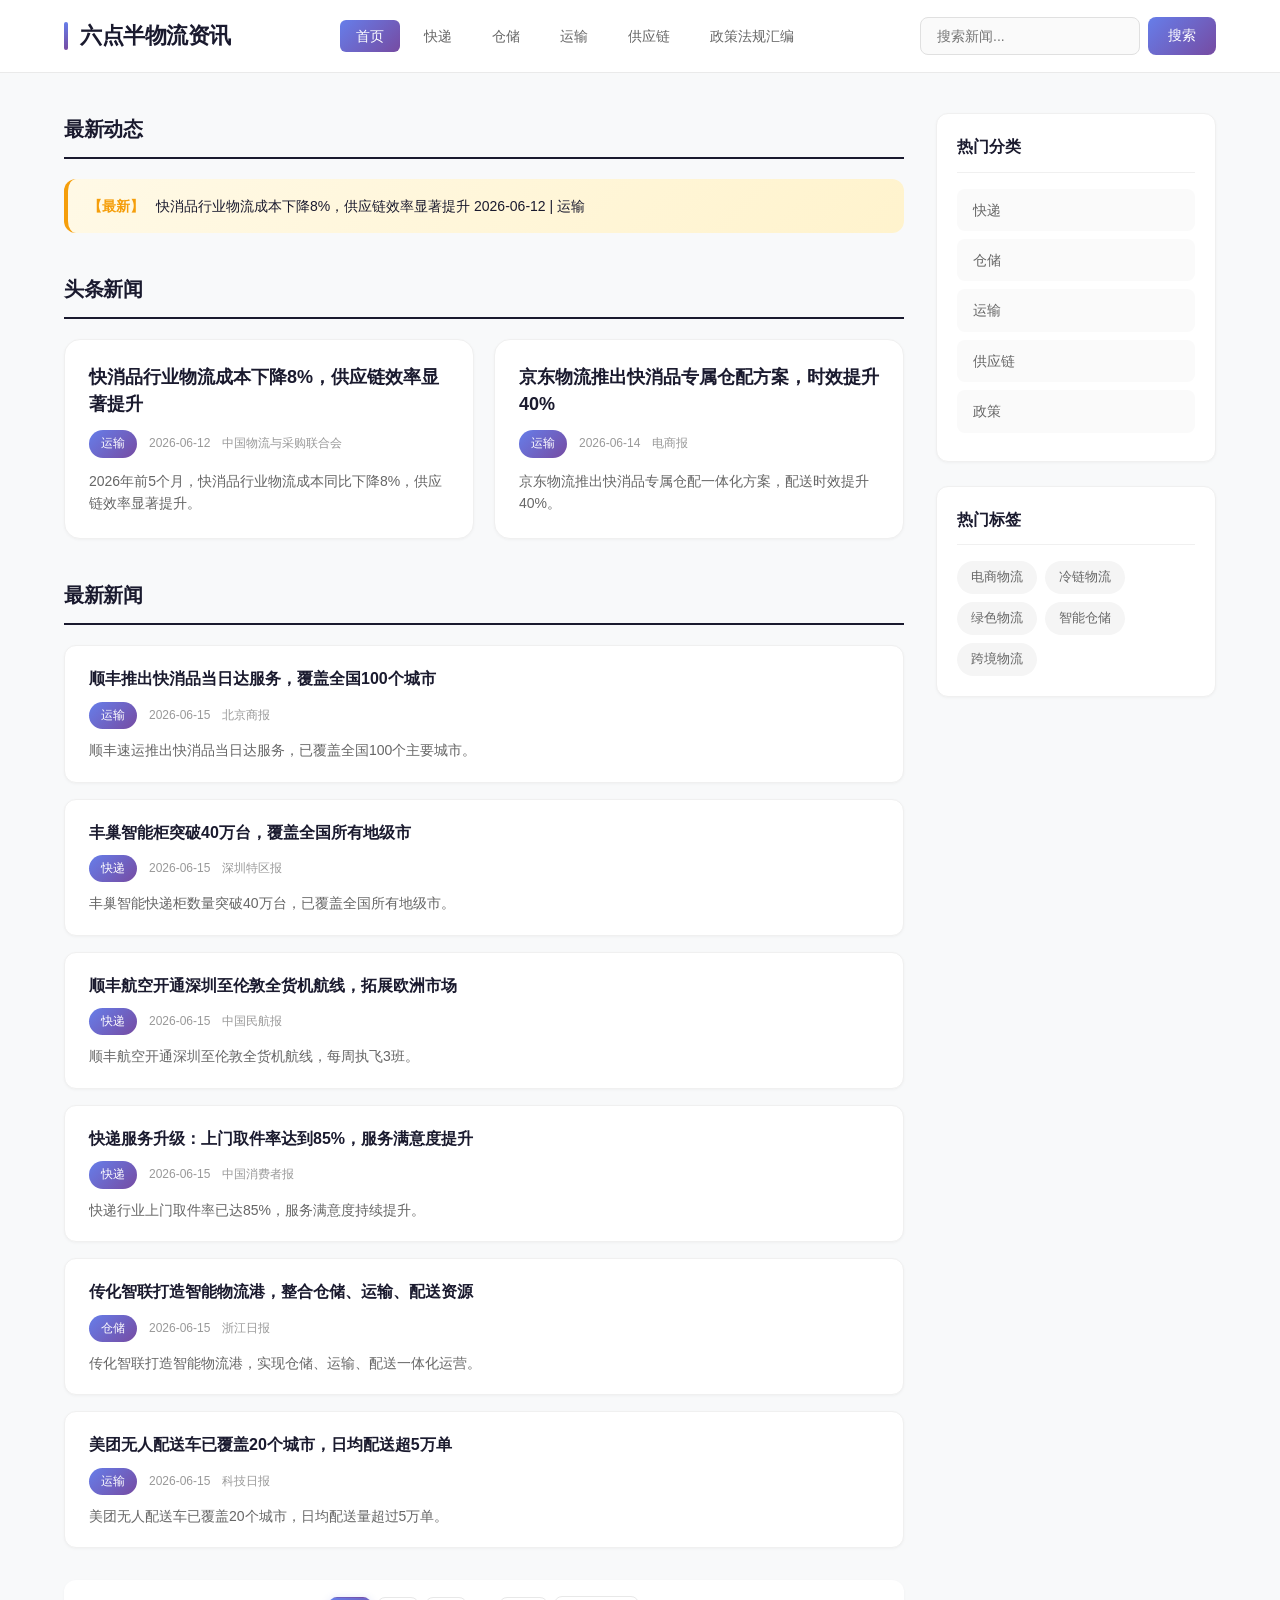
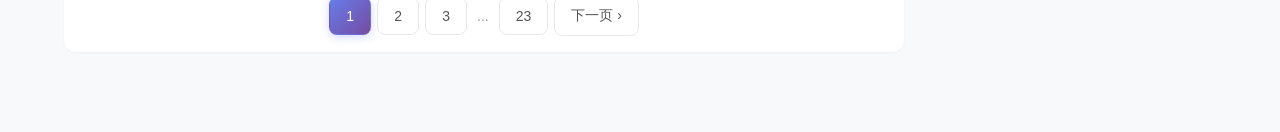
<file: index.html>
<!DOCTYPE html>
<html lang="zh-CN">
<head>
    <meta charset="UTF-8">
    <meta name="viewport" content="width=device-width, initial-scale=1.0">
    <meta name="description" content="国内物流行业最新新闻资讯，涵盖快递、仓储、运输、供应链等领域">
    <meta name="keywords" content="物流新闻,快递,仓储,运输,供应链,国内物流">
    <title>六点半物流资讯 - 物流行业资讯门户</title>
    <link rel="stylesheet" href="css/style.css">
</head>
<body>
    <header class="header">
        <div class="container">
            <div class="logo">
                <h1>六点半物流资讯</h1>
                
            </div>
            <nav class="nav">
                <ul>
                    <li><a href="index.html" class="active">首页</a></li>
                    <li><a href="category.html?cat=快递">快递</a></li>
                    <li><a href="category.html?cat=仓储">仓储</a></li>
                    <li><a href="category.html?cat=运输">运输</a></li>
                    <li><a href="category.html?cat=供应链">供应链</a></li>
                    <li><a href="policy.html">政策法规汇编</a></li>
                </ul>
            </nav>
            <div class="search-box">
                <input type="text" id="searchInput" placeholder="搜索新闻...">
                <button id="searchBtn">搜索</button>
            </div>
        </div>
    </header>

    <main class="main">
        <div class="container home-container">
            <div class="home-main">
                <section class="breaking-news">
                    <h2>最新动态</h2>
                    <div id="breakingNews" class="breaking-content">
                        <!-- 动态加载 -->
                    </div>
                </section>

                <section class="featured-news">
                    <h2>头条新闻</h2>
                    <div id="featuredNews" class="featured-grid">
                        <!-- 动态加载 -->
                    </div>
                </section>

                <section class="latest-news">
                    <h2>最新新闻</h2>
                    <div id="latestNews" class="news-list">
                        <!-- 动态加载 -->
                    </div>
                    <div class="pagination" id="pagination">
                        <!-- 分页控件 -->
                    </div>
                </section>
            </div>

            <aside class="sidebar">
                <div class="sidebar-section">
                    <h3>热门分类</h3>
                    <ul class="category-list">
                        <li><a href="category.html?cat=快递">快递</a></li>
                        <li><a href="category.html?cat=仓储">仓储</a></li>
                        <li><a href="category.html?cat=运输">运输</a></li>
                        <li><a href="category.html?cat=供应链">供应链</a></li>
                        <li><a href="category.html?cat=政策">政策</a></li>
                    </ul>
                </div>
                <div class="sidebar-section">
                    <h3>热门标签</h3>
                    <div class="tag-cloud">
                        <a href="category.html?tag=电商物流" class="tag">电商物流</a>
                        <a href="category.html?tag=冷链物流" class="tag">冷链物流</a>
                        <a href="category.html?tag=绿色物流" class="tag">绿色物流</a>
                        <a href="category.html?tag=智能仓储" class="tag">智能仓储</a>
                        <a href="category.html?tag=跨境物流" class="tag">跨境物流</a>
                    </div>
                </div>
            </aside>
        </div>
    </main>



    <script src="js/articles.js"></script>
    <script src="js/main.js"></script>
</body>
</html>
</file>
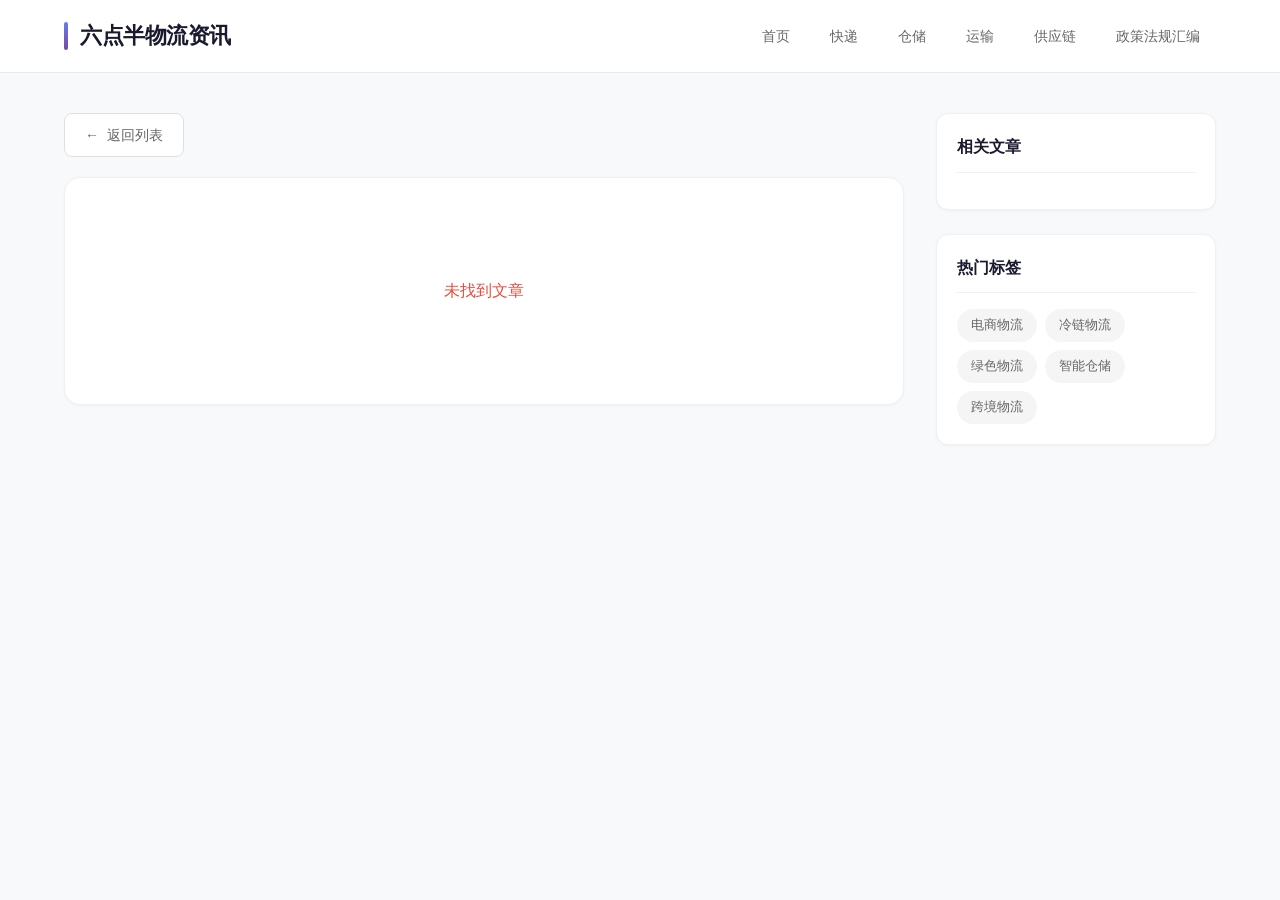
<file: article.html>
<!DOCTYPE html>
<html lang="zh-CN">
<head>
    <meta charset="UTF-8">
    <meta name="viewport" content="width=device-width, initial-scale=1.0">
    <meta name="description" content="文章详情页面">
    <title>文章详情 - 六点半物流资讯</title>
    <link rel="stylesheet" href="css/style.css">
</head>
<body>
    <header class="header">
        <div class="container">
            <div class="logo">
                <h1><a href="index.html">六点半物流资讯</a></h1>
                
            </div>
            <nav class="nav">
                <ul>
                    <li><a href="index.html">首页</a></li>
                    <li><a href="category.html?cat=快递">快递</a></li>
                    <li><a href="category.html?cat=仓储">仓储</a></li>
                    <li><a href="category.html?cat=运输">运输</a></li>
                    <li><a href="category.html?cat=供应链">供应链</a></li>
                    <li><a href="policy.html">政策法规汇编</a></li>
                </ul>
            </nav>
        </div>
    </header>

    <main class="main">
        <div class="container article-container">
            <div class="article-main">
                <a href="javascript:history.back()" class="back-to-list">返回列表</a>
                <article class="article-detail" id="articleDetail">
                    <!-- 动态加载文章内容 -->
                    <div class="loading">加载中...</div>
                </article>
            </div>

            <aside class="sidebar">
                <div class="sidebar-section">
                    <h3>相关文章</h3>
                    <div id="relatedArticles" class="related-list">
                        <!-- 动态加载相关文章 -->
                    </div>
                </div>
                <div class="sidebar-section">
                    <h3>热门标签</h3>
                    <div class="tag-cloud">
                        <a href="category.html?tag=电商物流" class="tag">电商物流</a>
                        <a href="category.html?tag=冷链物流" class="tag">冷链物流</a>
                        <a href="category.html?tag=绿色物流" class="tag">绿色物流</a>
                        <a href="category.html?tag=智能仓储" class="tag">智能仓储</a>
                        <a href="category.html?tag=跨境物流" class="tag">跨境物流</a>
                    </div>
                </div>
            </aside>
        </div>
    </main>



    <script src="js/articles.js"></script>
    <script src="js/main.js"></script>
    <script>
        // 获取URL参数中的文章ID
        const urlParams = new URLSearchParams(window.location.search);
        const articleId = urlParams.get('id');
        
        if (articleId) {
            loadArticleDetail(articleId);
            loadRelatedArticles(articleId);
        } else {
            document.getElementById('articleDetail').innerHTML = '<div class="error">未找到文章</div>';
        }
    </script>
</body>
</html>
</file>
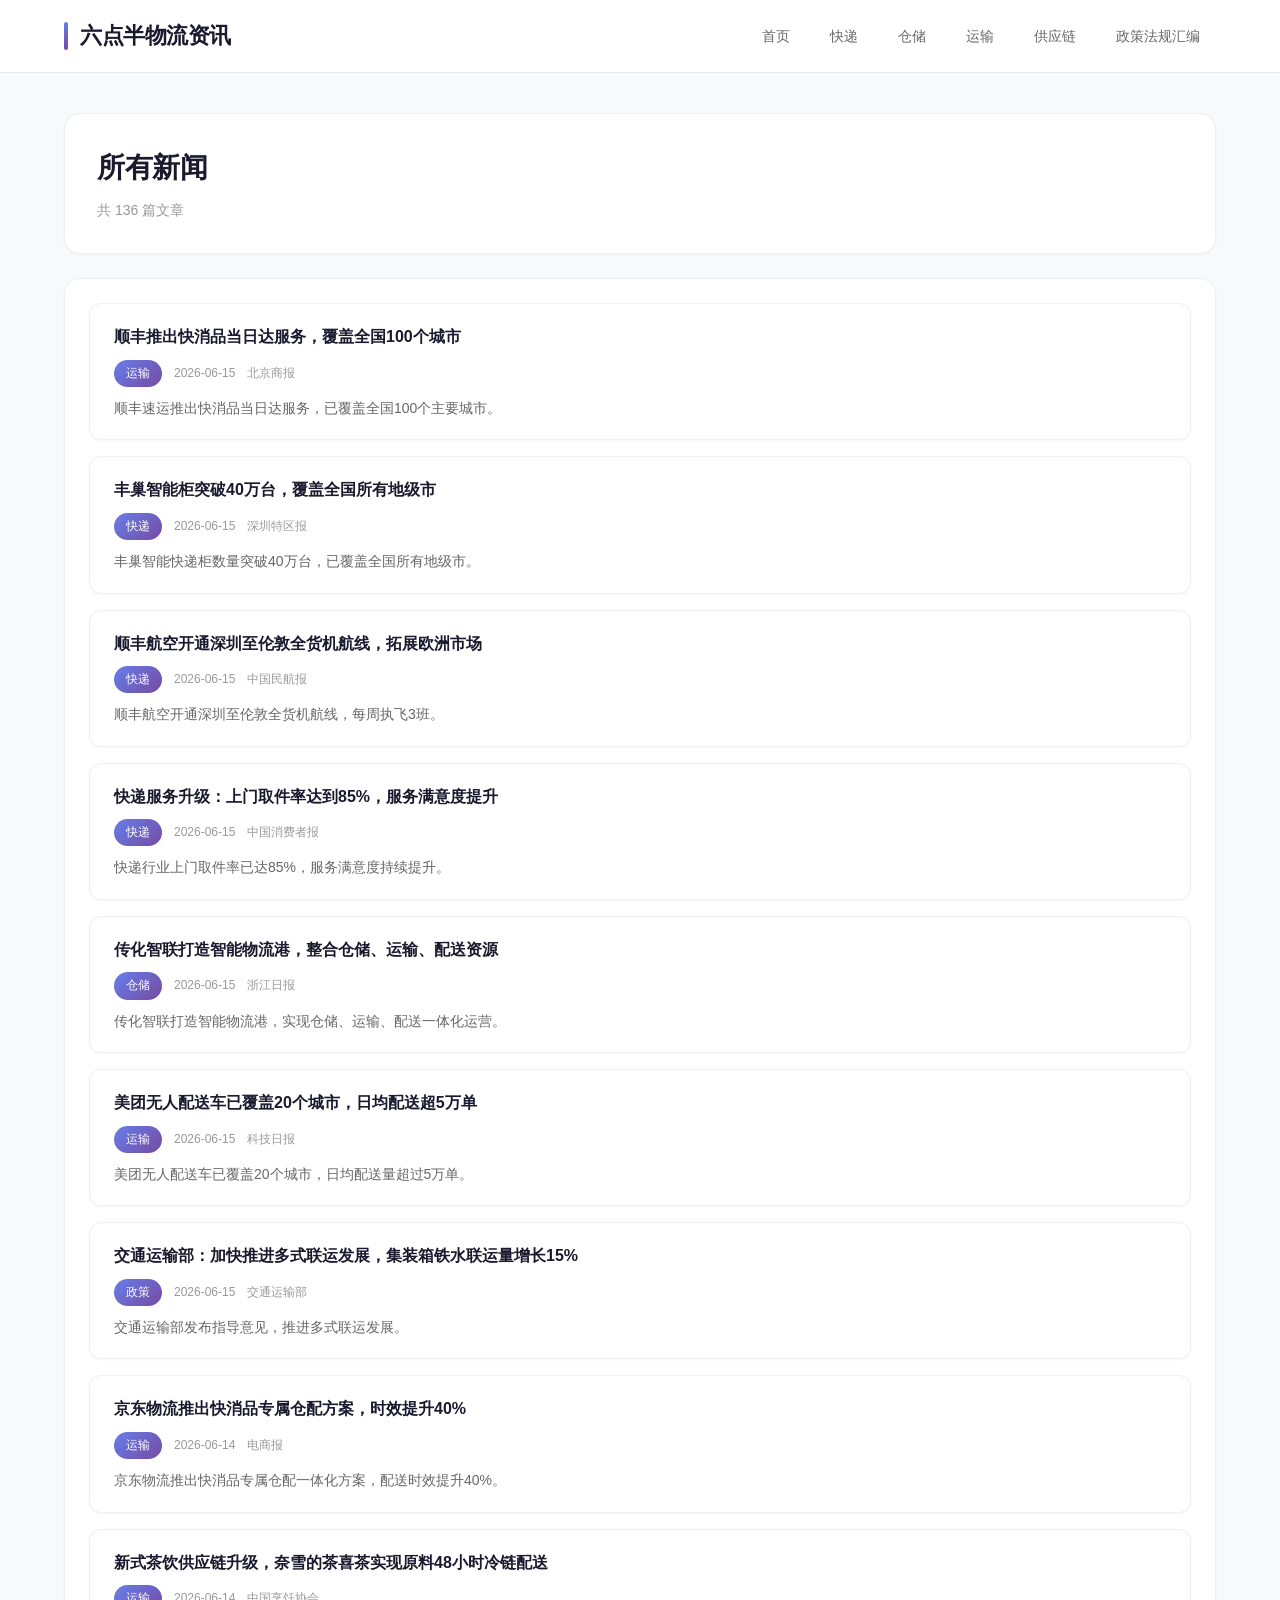
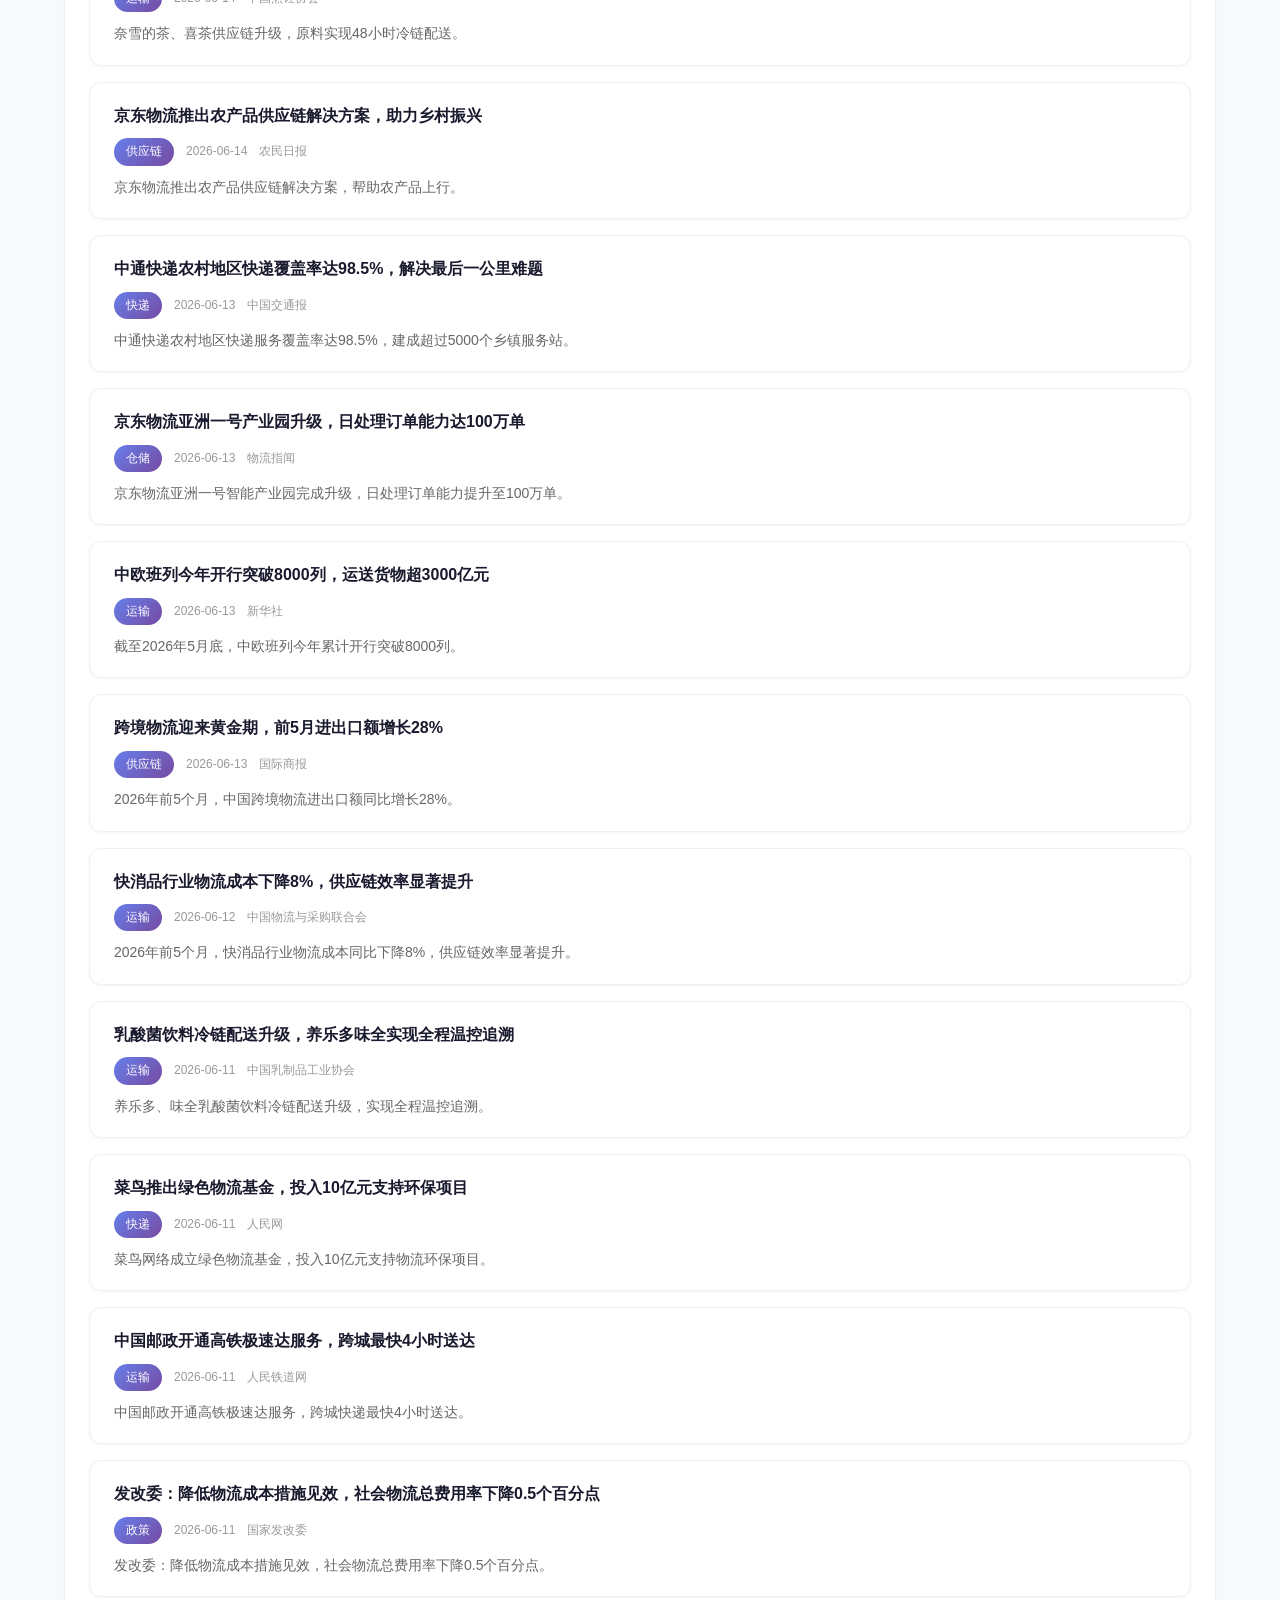
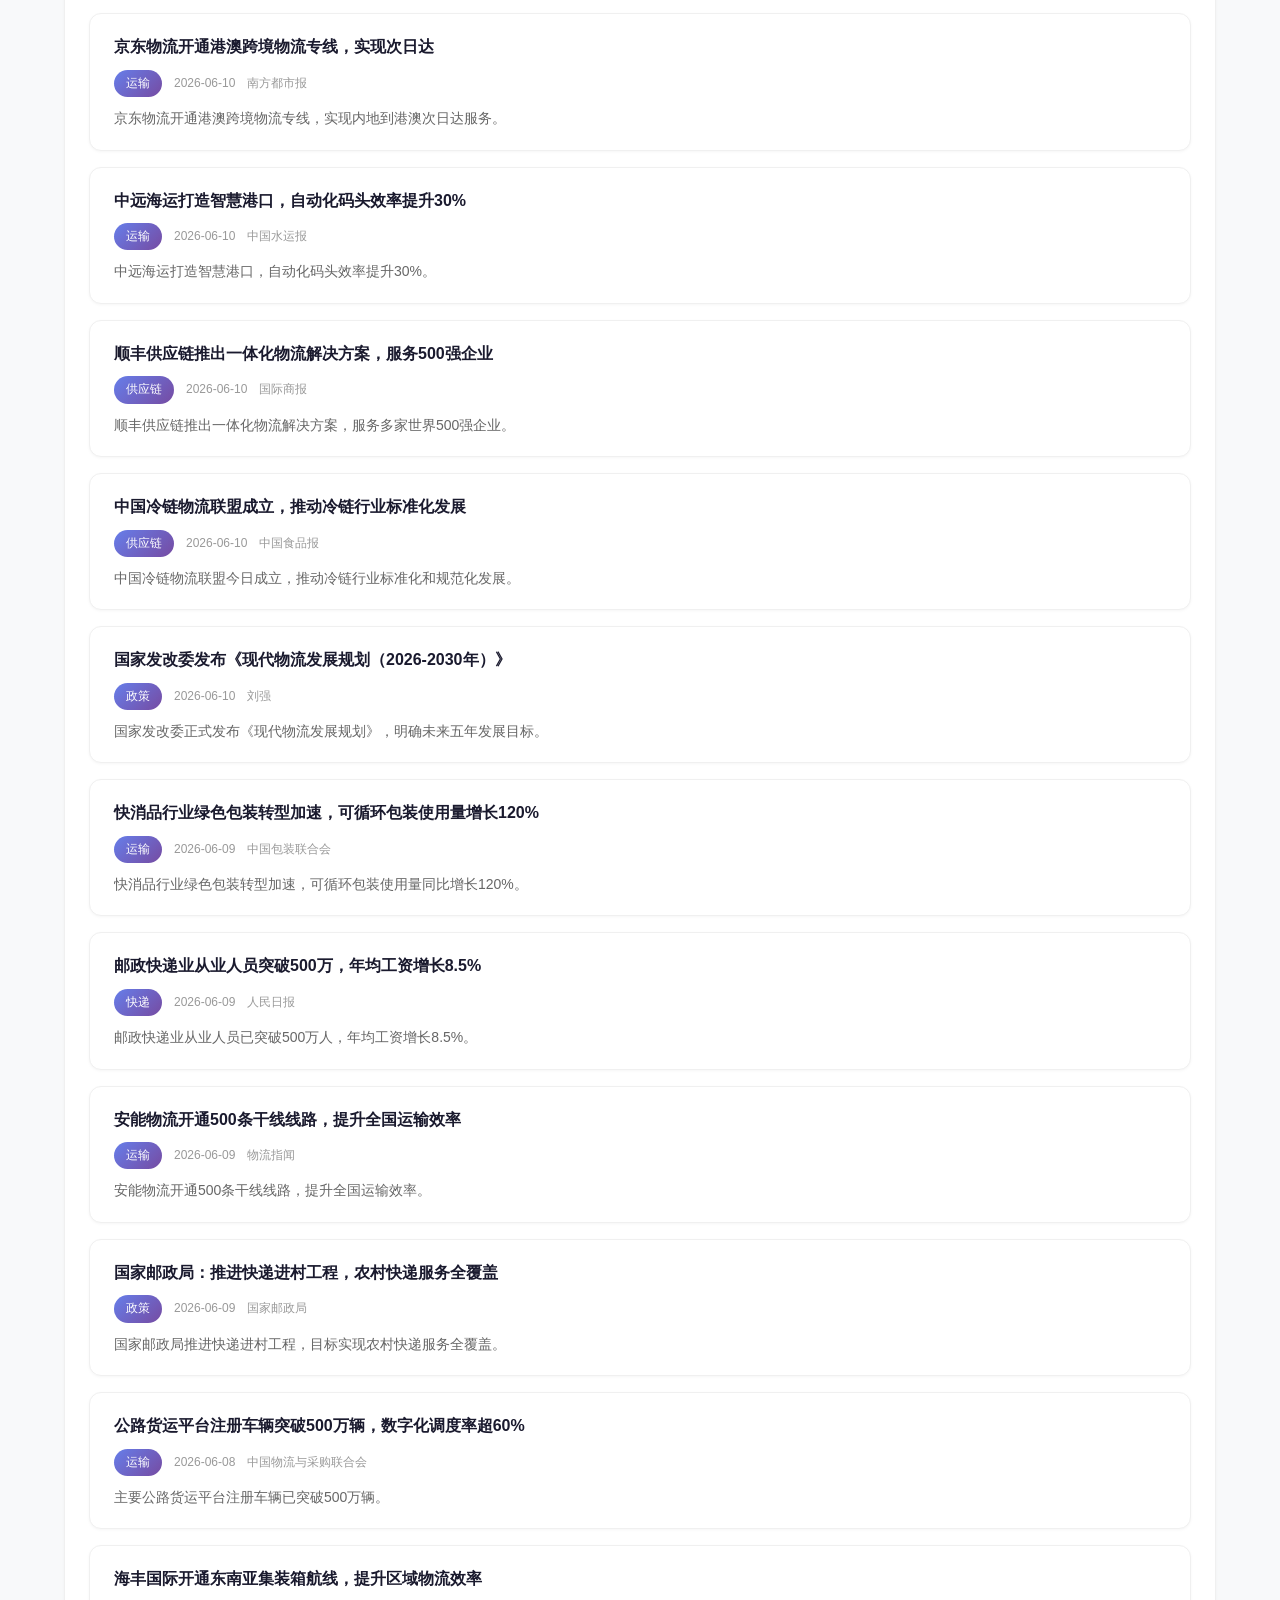
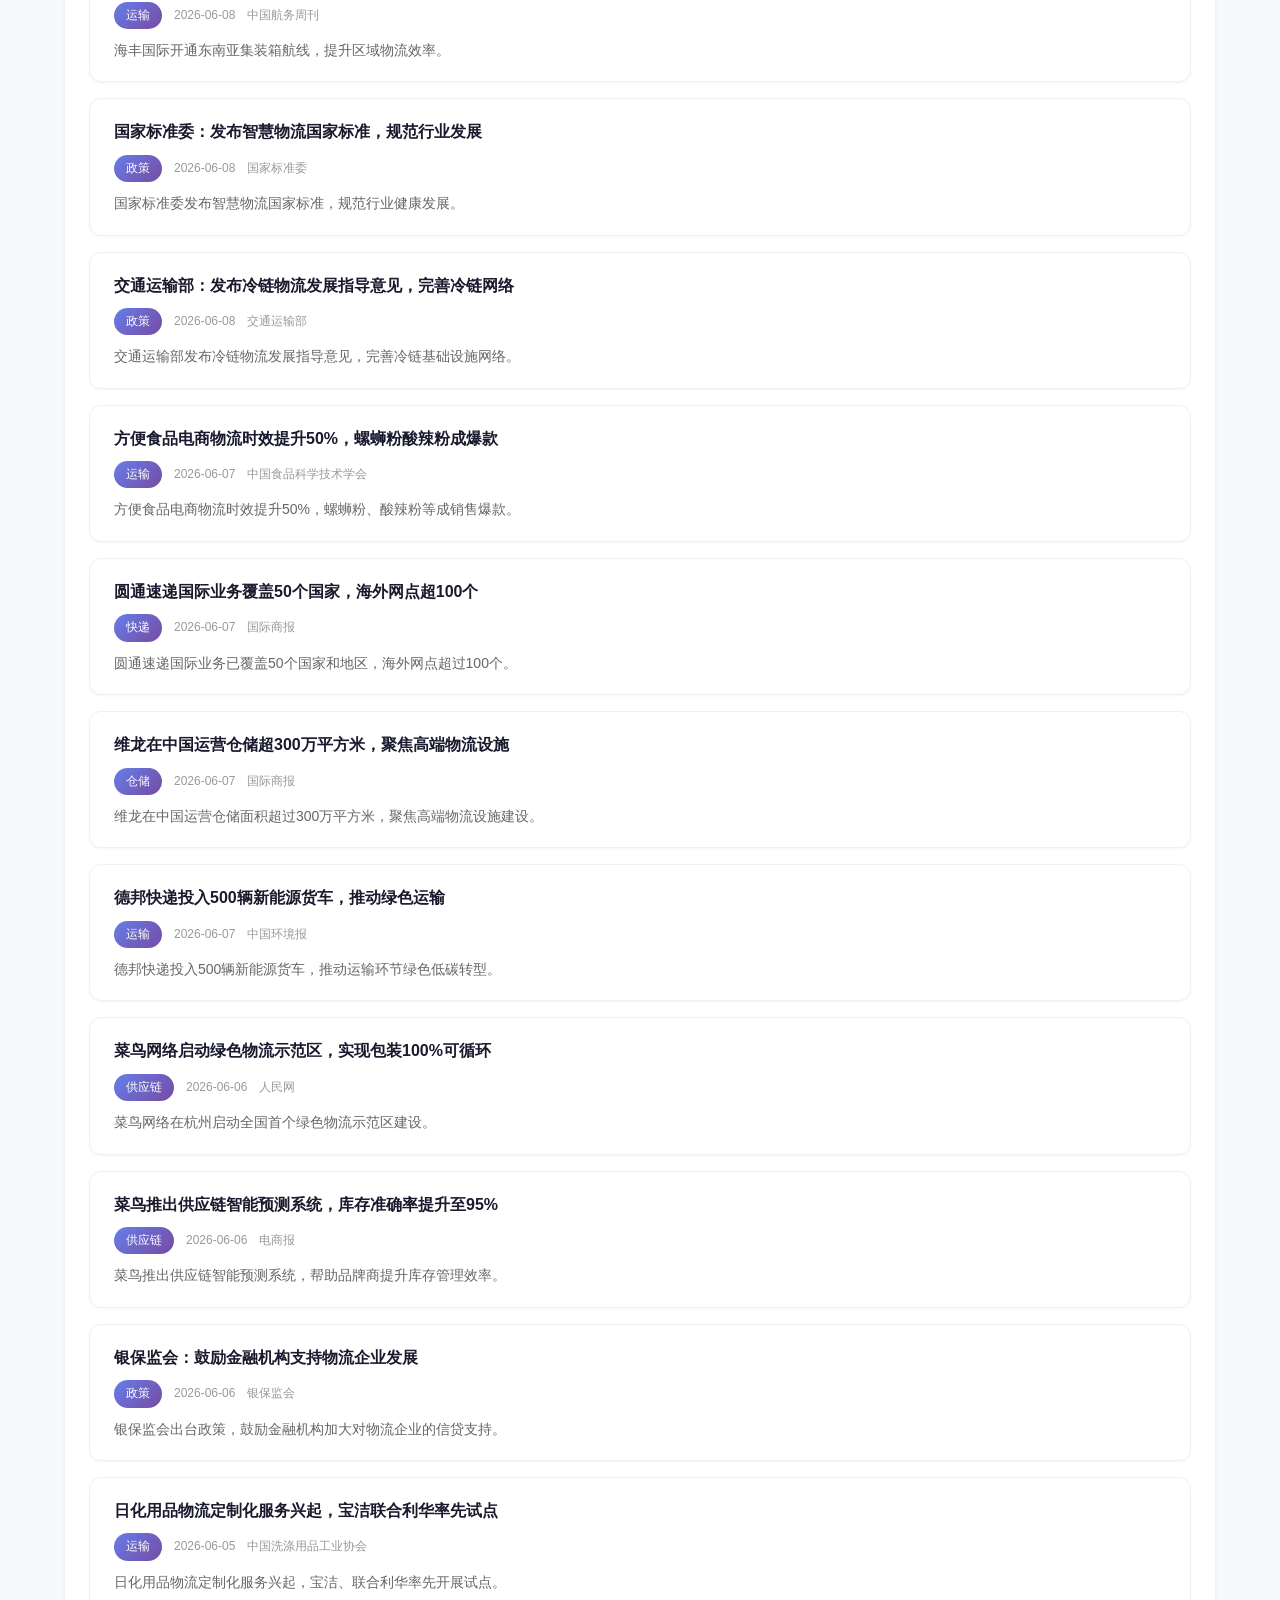
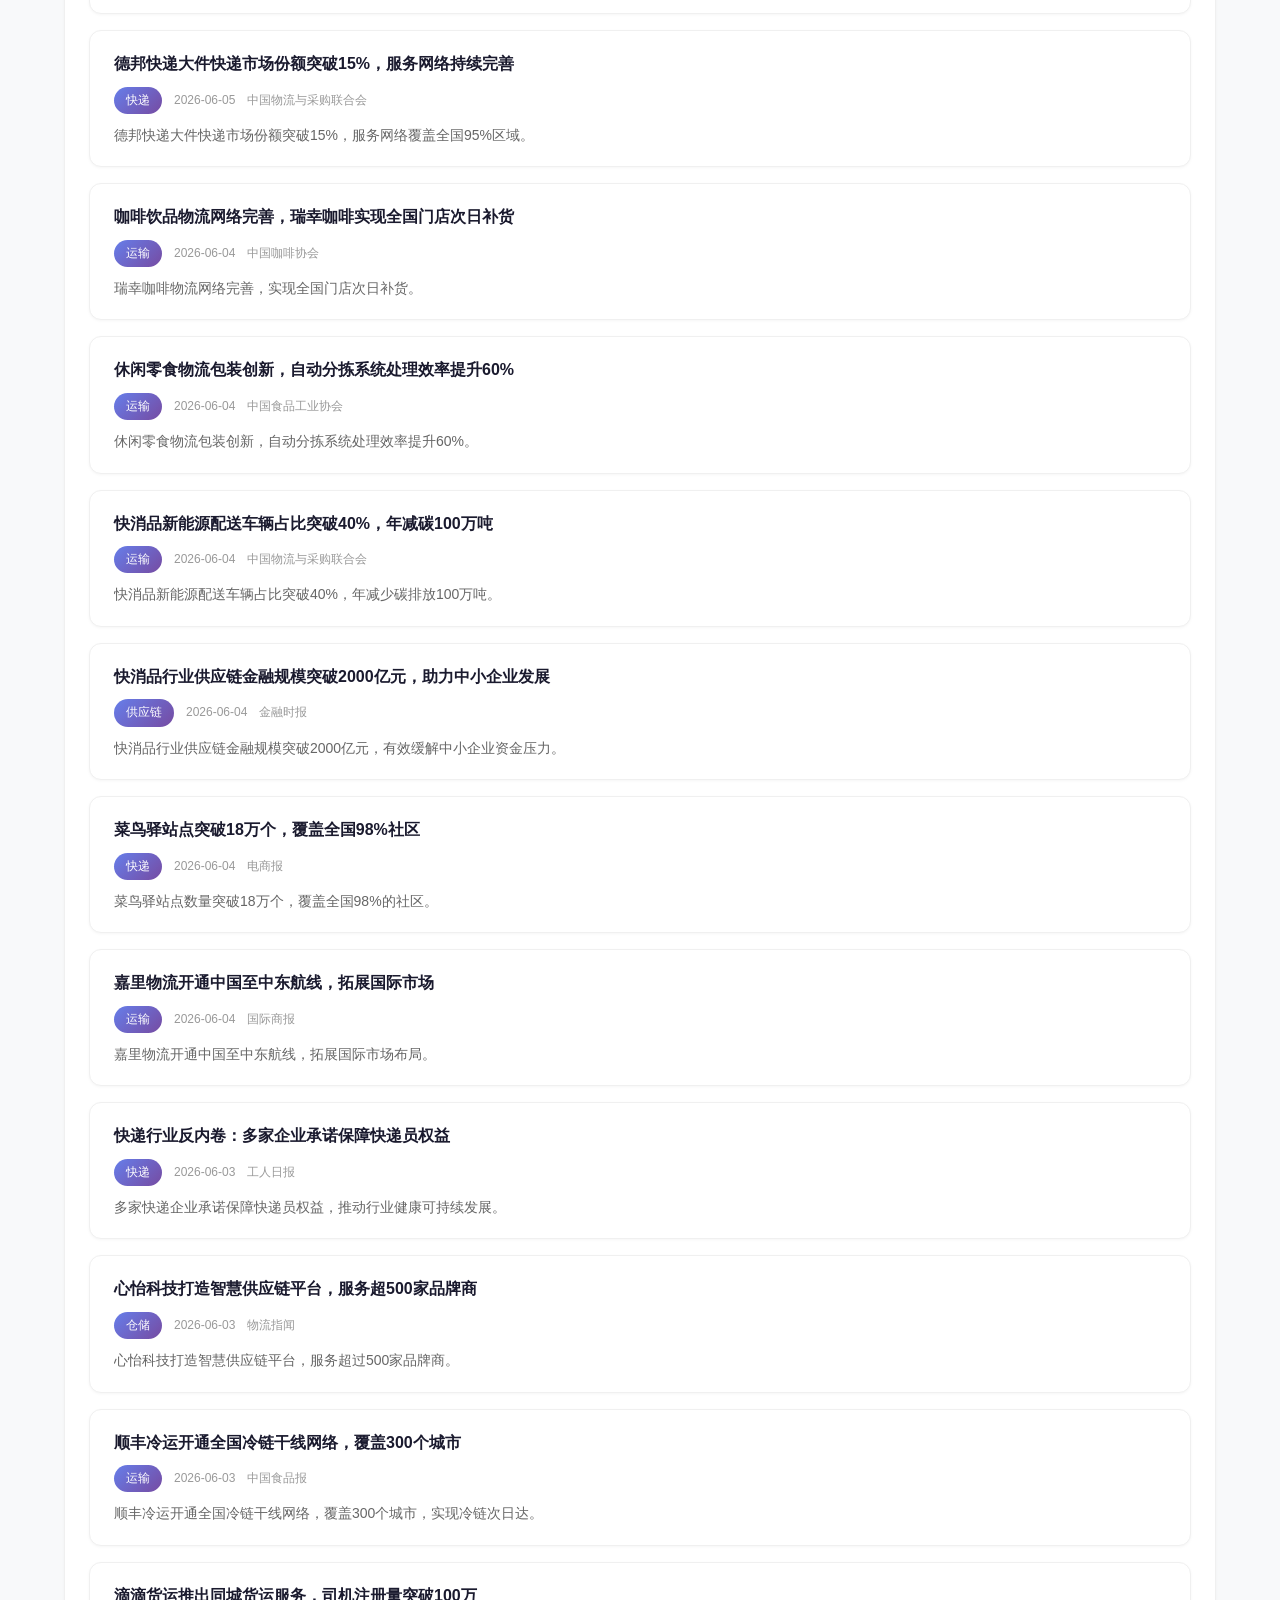
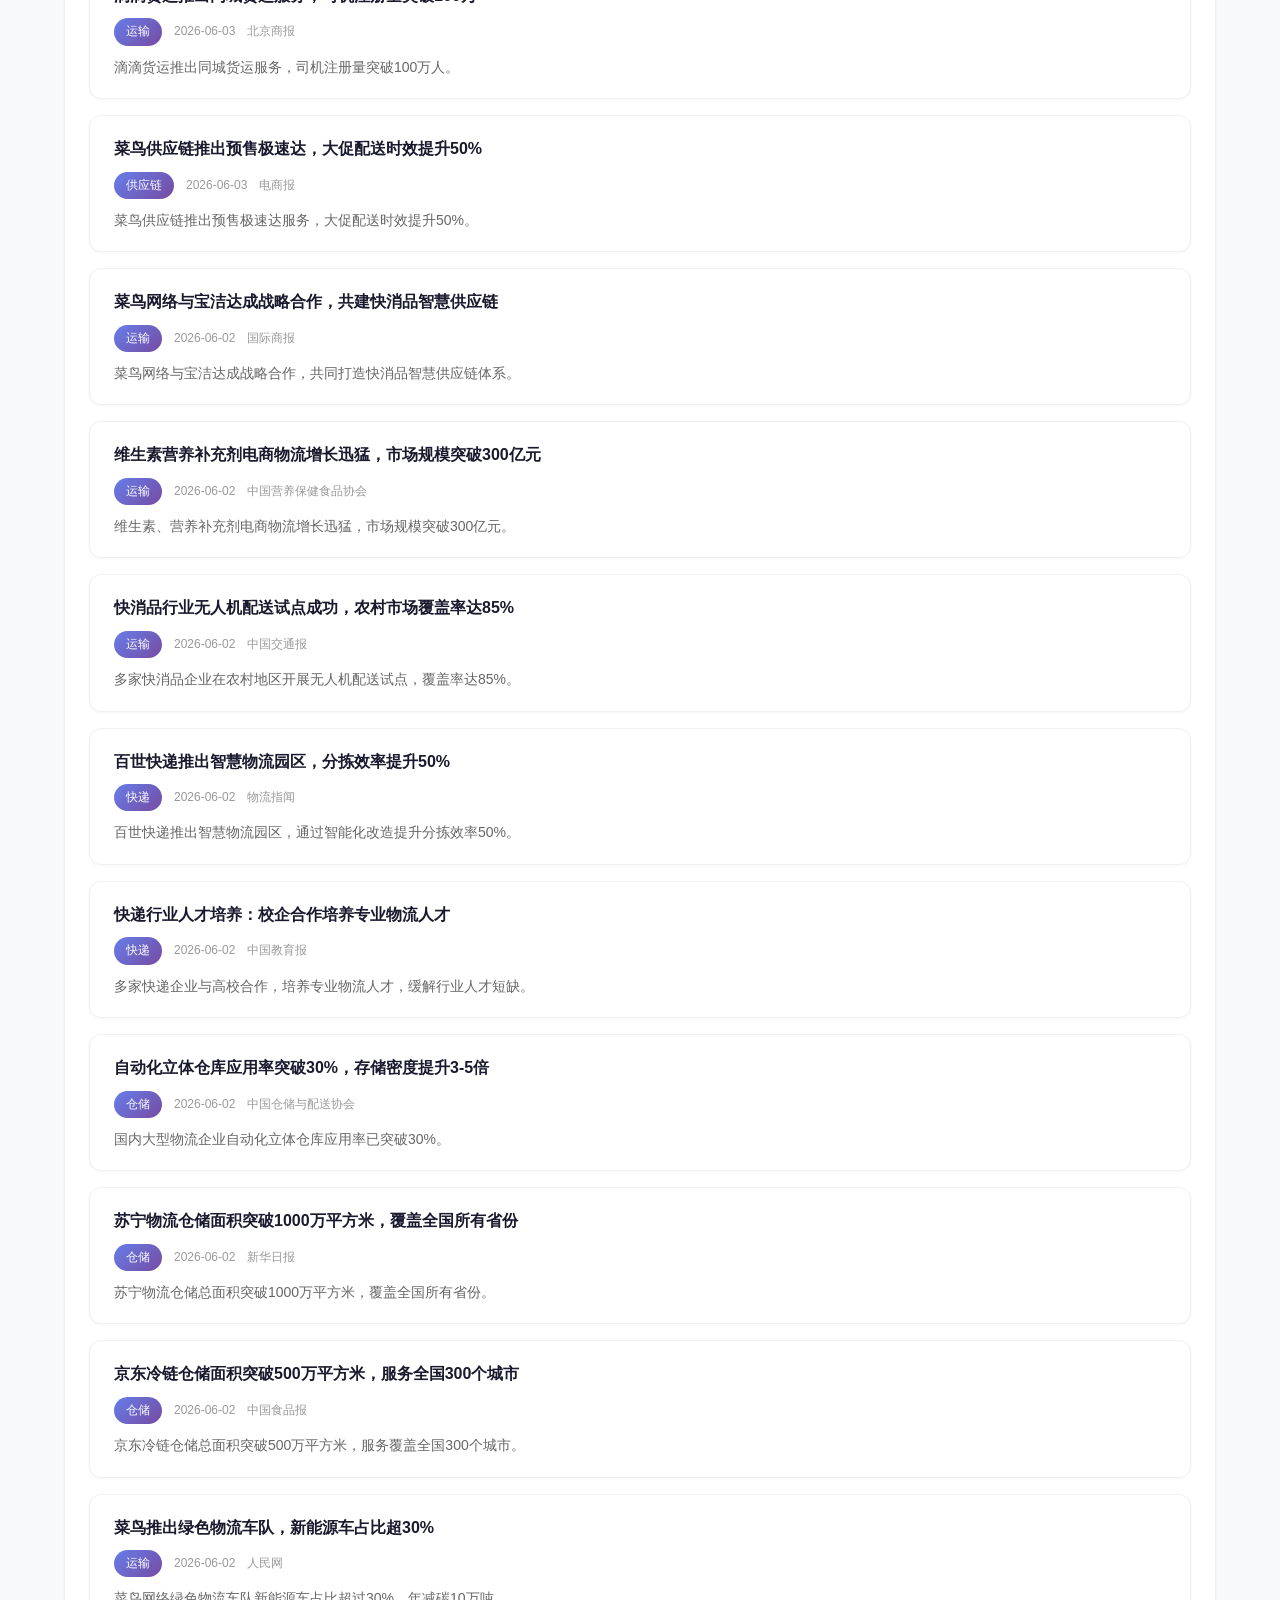
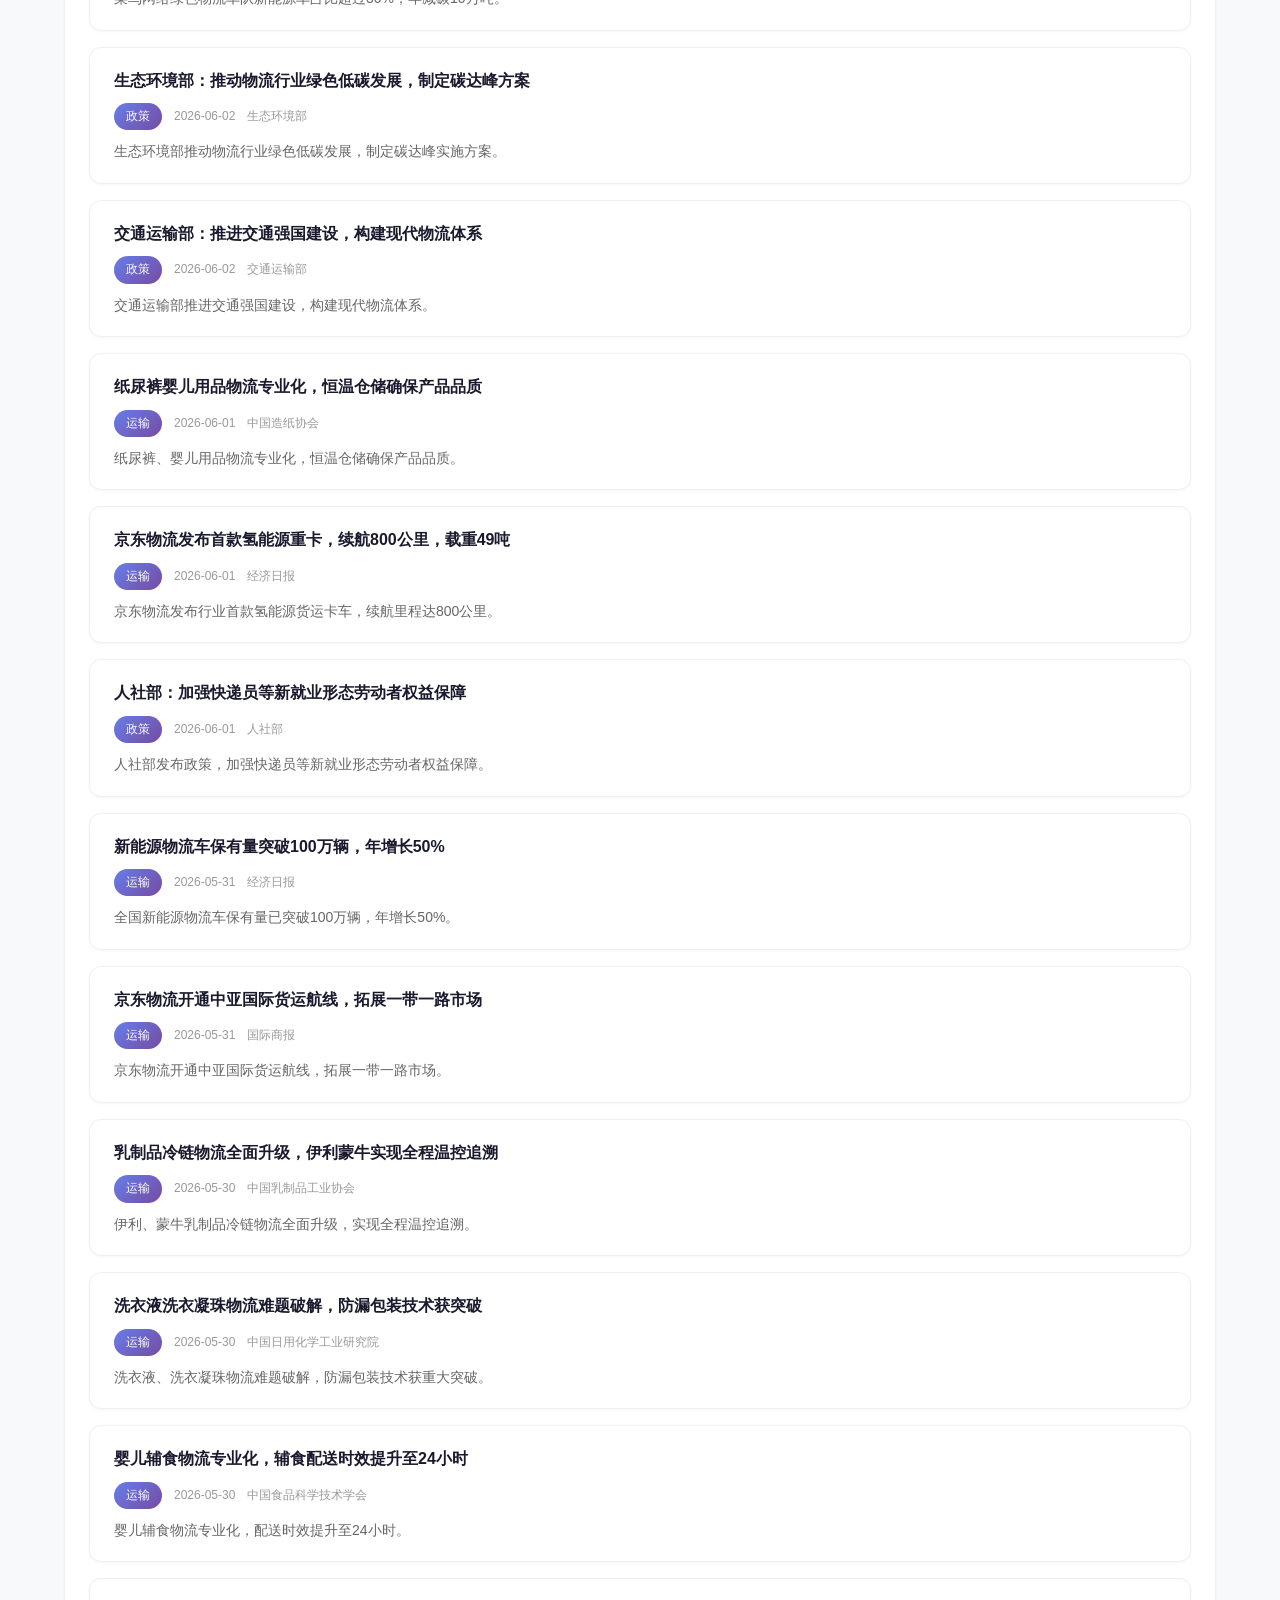
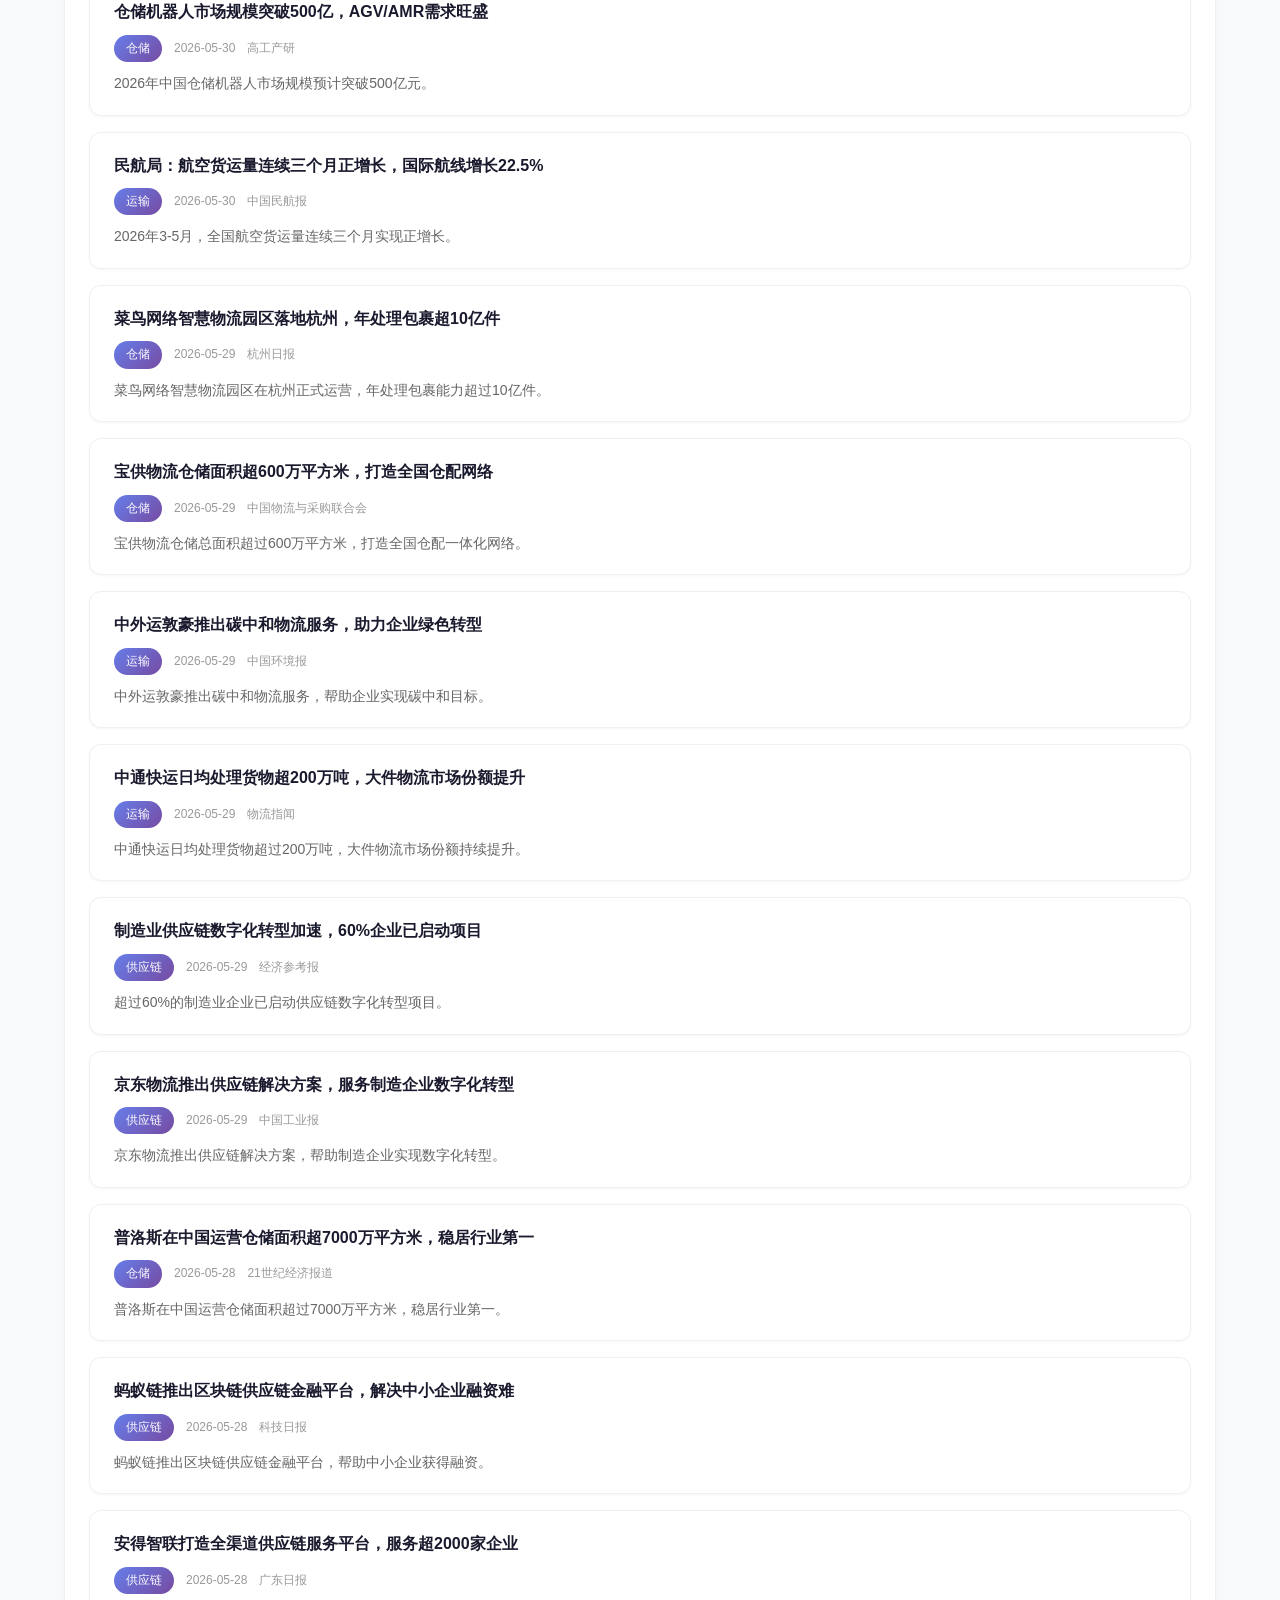
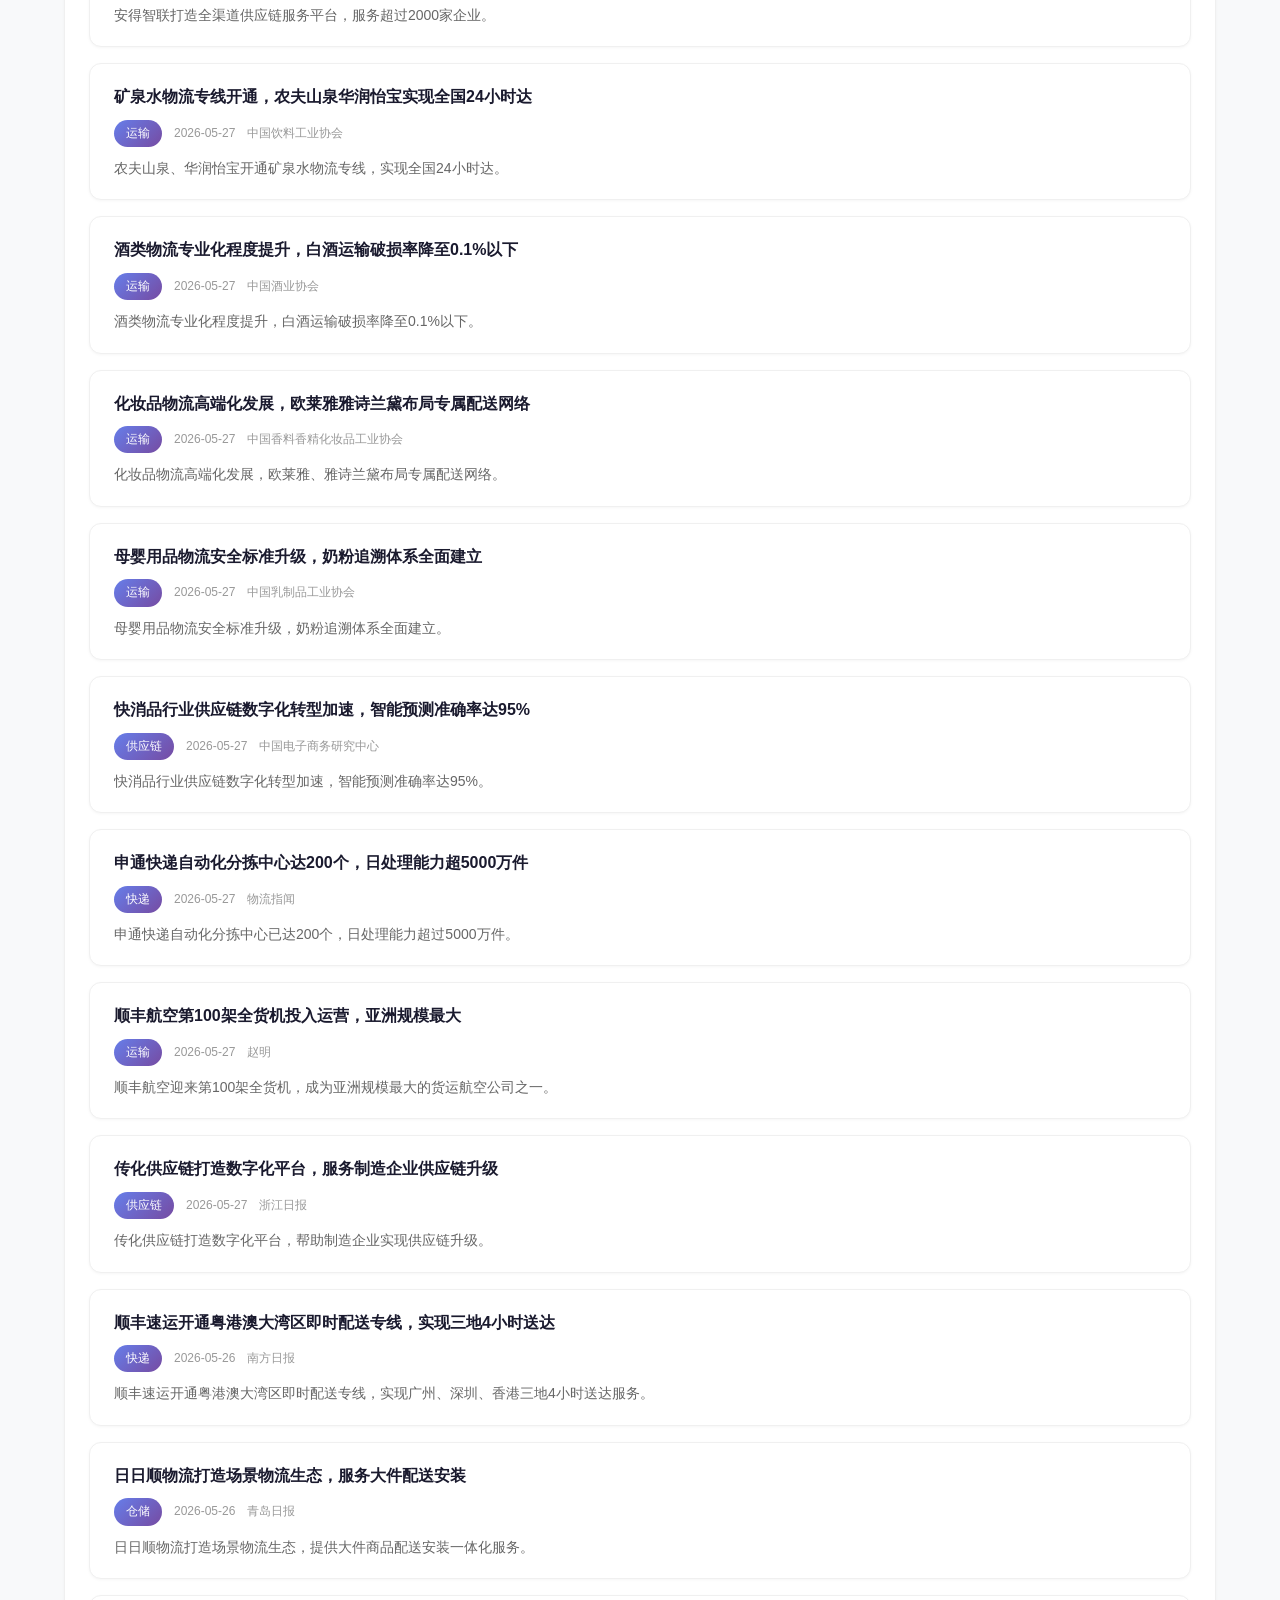
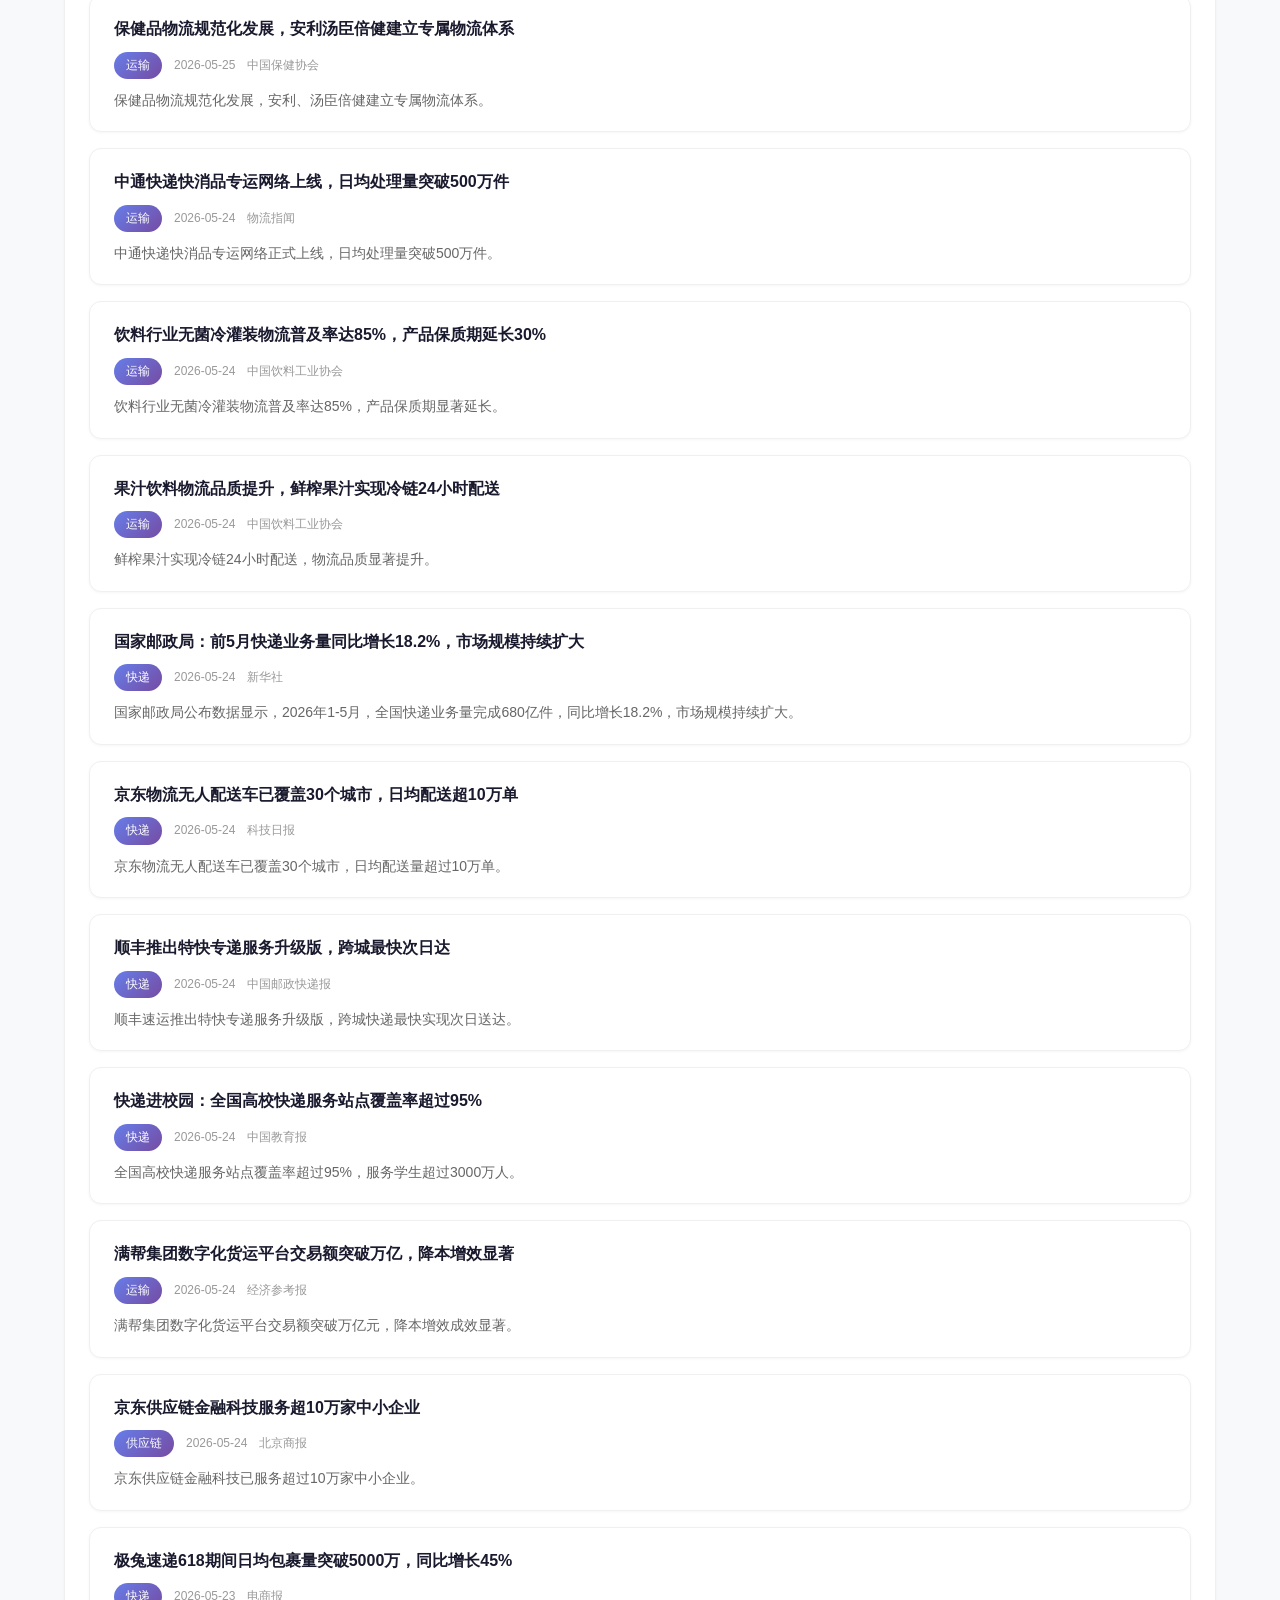
<file: category.html>
<!DOCTYPE html>
<html lang="zh-CN">
<head>
    <meta charset="UTF-8">
    <meta name="viewport" content="width=device-width, initial-scale=1.0">
    <meta name="description" content="分类新闻页面">
    <title>分类新闻 - 六点半物流资讯</title>
    <link rel="stylesheet" href="css/style.css">
</head>
<body>
    <header class="header">
        <div class="container">
            <div class="logo">
                <h1><a href="index.html">六点半物流资讯</a></h1>
                
            </div>
            <nav class="nav">
                <ul>
                    <li><a href="index.html">首页</a></li>
                    <li><a href="category.html?cat=快递">快递</a></li>
                    <li><a href="category.html?cat=仓储">仓储</a></li>
                    <li><a href="category.html?cat=运输">运输</a></li>
                    <li><a href="category.html?cat=供应链">供应链</a></li>
                    <li><a href="policy.html">政策法规汇编</a></li>
                </ul>
            </nav>
        </div>
    </header>

    <main class="main">
        <div class="container category-container">
            <div class="category-main">
                <section class="category-header">
                    <h2 id="categoryTitle">分类新闻</h2>
                    <div class="category-meta" id="categoryMeta"></div>
                </section>

                <section class="category-news">
                    <div id="categoryNews" class="news-list">
                        <!-- 动态加载分类新闻 -->
                    </div>
                    <div class="pagination" id="pagination">
                        <!-- 分页控件 -->
                    </div>
                </section>
            </div>

            <aside class="sidebar">
                <div class="sidebar-section">
                    <h3>所有分类</h3>
                    <ul class="category-list">
                        <li><a href="category.html?cat=快递">快递</a></li>
                        <li><a href="category.html?cat=仓储">仓储</a></li>
                        <li><a href="category.html?cat=运输">运输</a></li>
                        <li><a href="category.html?cat=供应链">供应链</a></li>
                        <li><a href="category.html?cat=政策">政策</a></li>
                    </ul>
                </div>
                <div class="sidebar-section">
                    <h3>热门标签</h3>
                    <div class="tag-cloud">
                        <a href="category.html?tag=电商物流" class="tag">电商物流</a>
                        <a href="category.html?tag=冷链物流" class="tag">冷链物流</a>
                        <a href="category.html?tag=绿色物流" class="tag">绿色物流</a>
                        <a href="category.html?tag=智能仓储" class="tag">智能仓储</a>
                        <a href="category.html?tag=跨境物流" class="tag">跨境物流</a>
                    </div>
                </div>
            </aside>
        </div>
    </main>



    <script src="js/articles.js"></script>
    <script src="js/main.js"></script>
    <script>
        // 获取URL参数
        const urlParams = new URLSearchParams(window.location.search);
        const category = urlParams.get('cat');
        const tag = urlParams.get('tag');
        
        if (category) {
            document.getElementById('categoryTitle').textContent = category + '新闻';
            loadCategoryNews(category);
        } else if (tag) {
            document.getElementById('categoryTitle').textContent = tag + '相关新闻';
            loadTagNews(tag);
        } else {
            document.getElementById('categoryTitle').textContent = '所有新闻';
            loadAllNews();
        }
    </script>
</body>
</html>
</file>
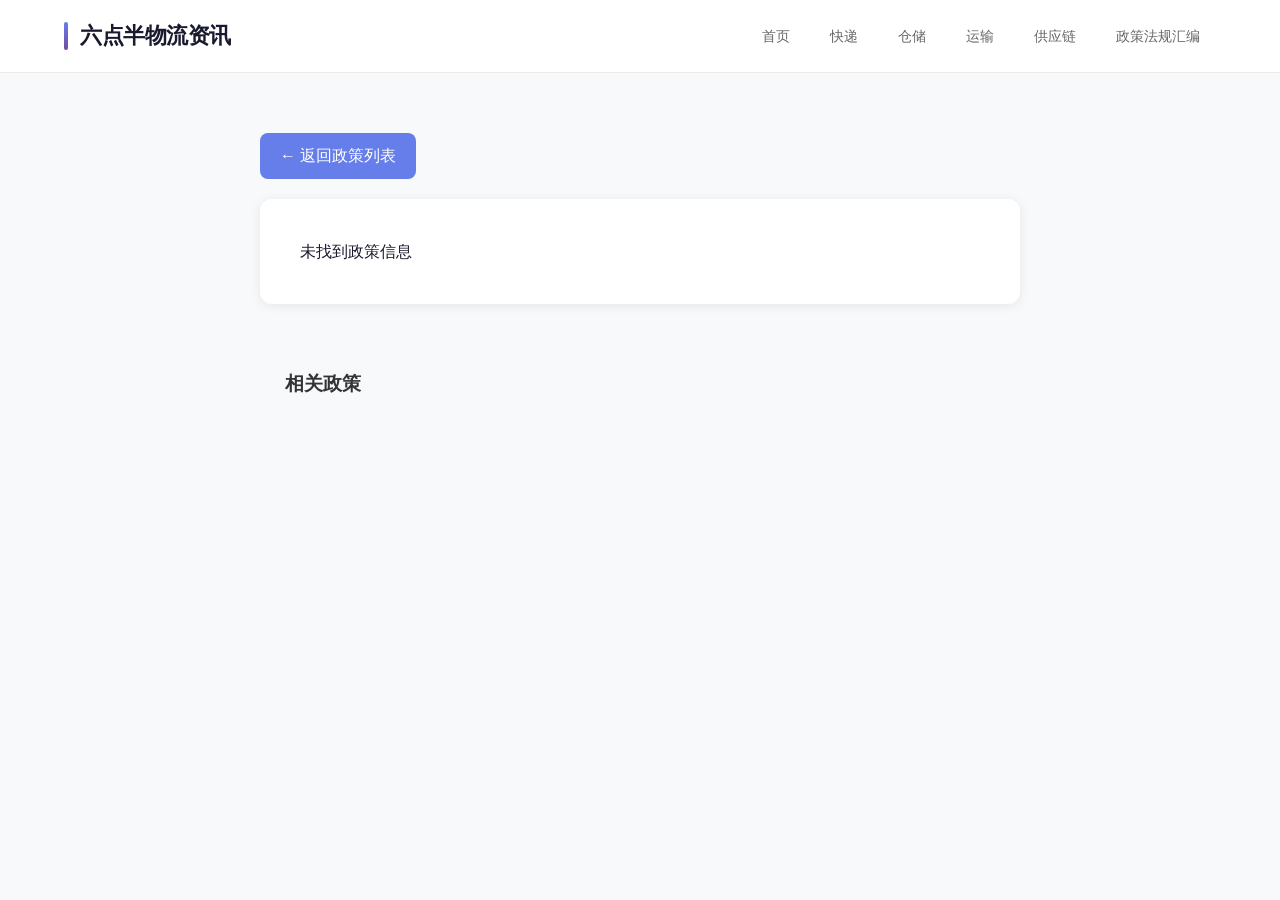
<file: policy-detail.html>
<!DOCTYPE html>
<html lang="zh-CN">
<head>
    <meta charset="UTF-8">
    <meta name="viewport" content="width=device-width, initial-scale=1.0">
    <title>政策详情 - 六点半物流资讯</title>
    <link rel="stylesheet" href="css/style.css">
    <style>
        .policy-detail-container { max-width: 800px; margin: 0 auto; padding: 20px; }
        .back-btn { display: inline-flex; align-items: center; gap: 8px; padding: 10px 20px; background: #667eea; color: white; text-decoration: none; border-radius: 8px; margin-bottom: 20px; transition: background 0.3s; }
        .back-btn:hover { background: #5a6fd6; }
        .policy-detail { background: white; border-radius: 12px; padding: 40px; box-shadow: 0 2px 12px rgba(0,0,0,0.08); }
        .policy-detail h1 { font-size: 1.8rem; color: #333; margin-bottom: 20px; line-height: 1.4; }
        .policy-meta { display: flex; flex-wrap: wrap; gap: 20px; margin-bottom: 25px; padding-bottom: 20px; border-bottom: 1px solid #eee; color: #666; font-size: 0.95rem; }
        .policy-content { font-size: 1.05rem; line-height: 1.9; color: #444; }
        .policy-content p { margin-bottom: 15px; }
        .policy-tags { margin-top: 30px; padding-top: 20px; border-top: 1px solid #eee; display: flex; gap: 10px; flex-wrap: wrap; }
        .policy-tag { display: inline-block; padding: 6px 16px; background: #f0f0ff; color: #667eea; border-radius: 20px; font-size: 0.9rem; }
        .related-policies { margin-top: 40px; background: #f8f9fa; border-radius: 12px; padding: 25px; }
        .related-policies h3 { font-size: 1.2rem; color: #333; margin-bottom: 15px; }
        .related-list { display: flex; flex-direction: column; gap: 10px; }
        .related-item { padding: 12px; background: white; border-radius: 8px; cursor: pointer; transition: all 0.3s; border-left: 3px solid #667eea; }
        .related-item:hover { background: #f0f0ff; }
        .related-item h4 { font-size: 0.95rem; color: #333; margin-bottom: 5px; }
        .related-item p { font-size: 0.85rem; color: #666; }
    </style>
</head>
<body>
    <header class="header">
        <div class="container">
            <div class="logo"><h1><a href="index.html">六点半物流资讯</a></h1></div>
            <nav class="nav">
                <ul>
                    <li><a href="index.html">首页</a></li>
                    <li><a href="category.html?cat=快递">快递</a></li>
                    <li><a href="category.html?cat=仓储">仓储</a></li>
                    <li><a href="category.html?cat=运输">运输</a></li>
                    <li><a href="category.html?cat=供应链">供应链</a></li>
                    <li><a href="policy.html">政策法规汇编</a></li>
                </ul>
            </nav>
        </div>
    </header>

    <main class="main">
        <div class="container policy-detail-container">
            <a href="policy.html" class="back-btn">&larr; 返回政策列表</a>
            <div class="policy-detail" id="policyDetail"></div>
            <div class="related-policies" id="relatedPolicies">
                <h3>相关政策</h3>
                <div class="related-list" id="relatedList"></div>
            </div>
        </div>
    </main>

    <script>
    var policies = [];
    policies.push({id:'policy-001',title:'十四五现代物流发展规划',agency:'国家发展改革委',date:'2022-12-15',category:'综合物流规划',summary:'构建通道+枢纽+网络现代物流运行体系，建设212个国家物流枢纽',content:'国务院办公厅关于印发十四五现代物流发展规划的通知。规划提出，到2025年，基本建成供需适配、内外联通、安全高效、智慧绿色的现代物流体系。社会物流总费用与国内生产总值的比率稳中有降，物流运行效率明显提升。建设212个国家物流枢纽，基本形成国家物流枢纽网络。构建通道+枢纽+网络现代物流运行体系，完善县乡村三级物流服务设施体系。',tags:['物流规划','国家物流枢纽','十四五']});
    policies.push({id:'policy-002',title:'有效降低全社会物流成本行动方案',agency:'中共中央办公厅、国务院办公厅',date:'2024-11-01',category:'综合物流规划',summary:'深化物流领域放管服改革，降低物流制度性交易成本',content:'方案提出，深化物流领域放管服改革，降低物流制度性交易成本。推进物流基础设施网络建设，优化运输结构，推进多式联运发展。加强物流领域信用体系建设，完善物流市场监管体制。推动物流业与制造业深度融合，促进供应链创新发展。',tags:['降本增效','物流改革']});
    policies.push({id:'policy-003',title:'十四五冷链物流发展规划',agency:'国家发展改革委',date:'2021-12-01',category:'冷链物流',summary:'布局建设100个左右国家骨干冷链物流基地',content:'规划提出，到2025年，布局建设100个左右国家骨干冷链物流基地。肉类、果蔬、水产品产地低温处理率分别达到85%、30%、85%。构建三级节点、两大系统、一体化网络的冷链物流运行体系。加强冷链物流基础设施建设，完善冷链物流服务体系。',tags:['冷链物流','冷链基地','十四五']});
    policies.push({id:'policy-004',title:'物流企业冷链服务能力要求与评估指标GB/T 31086-2025',agency:'国家市场监管总局',date:'2025-06-01',category:'冷链物流',summary:'修订冷链服务能力评估指标，新增营业时间、冷链物流收入等指标',content:'本标准规定了物流企业冷链服务能力的基本要求、评估指标和评估方法。修订内容包括：新增营业时间、冷链物流收入等指标；强调可持续发展，将节能制度改为节能要求；新增满意度调查覆盖率指标，提升服务精细化水平。适用于从事冷链物流服务的企业能力评估。',tags:['冷链标准','服务评估','国标']});
    policies.push({id:'policy-005',title:'ISO/TS 31514:2025冷链物流中食品可追溯性的要求和建议',agency:'国际标准化组织ISO',date:'2025-11-04',category:'冷链物流',summary:'建立冷链物流中食品可追溯性系统的统一框架',content:'该国际标准由我国牵头制定，建立了冷链物流中食品可追溯性系统的统一框架。覆盖运输、仓储、装卸搬运等关键环节，实现全程追溯。为出口型企业提供了国际标准参考，提升了我国冷链物流在国际上的话语权。',tags:['食品追溯','国际标准','冷链物流']});
    policies.push({id:'policy-006',title:'关于开展物流数据开放互联试点工作的通知',agency:'国家发展改革委、国家数据局等8部门',date:'2025-02-07',category:'数字化转型',summary:'选取16个城市开展物流数据开放互联试点',content:'通知要求选取16个城市开展试点，包括天津、唐山、宁波、金华等。重点任务包括：多式联运数据开放互联、制造业与物流业数据融合、国际物流数据综合服务、国家物流枢纽间数据互联共享。打通海关、港口、铁路、公路、水运、航空等多域数据。',tags:['数据互联','数字化','试点']});
    policies.push({id:'policy-007',title:'关于推动物流数据开放互联有效降低全社会物流成本的实施方案',agency:'国家发展改革委、国家数据局等10部门',date:'2025-11-03',category:'数字化转型',summary:'建立国家物流公共数据共享开放清单',content:'方案提出，建立国家物流公共数据共享开放清单，加强企业资质、从业人员、车船注册、通关物流等数据归集共享。推动企业物流数据市场化流通利用，共建可信数据空间。打通多式联运数据堵点，促进一单制一箱制加速落地。深化物流数据在金融行业的应用。',tags:['数据共享','降本增效','数字化']});
    policies.push({id:'policy-008',title:'网络货运承运平台经营管理办法',agency:'交通运输部、国家税务总局',date:'2026-02-01',category:'数字化转型',summary:'明确平台以承运人身份整合资源并承担责任',content:'办法明确平台是以承运人身份整合资源、委托实际承运人完成运输并承担责任的经营活动。强化平台资质审核、安全管控及税务合规要求。建立省级网络货运信息监测系统，实现与平台有效对接。推行总对总数据共享。延长涉税资料保存期限至10年。',tags:['网络货运','平台监管','税务合规']});
    policies.push({id:'policy-009',title:'国务院关于修改快递暂行条例的决定',agency:'国务院',date:'2025-06-01',category:'绿色物流',summary:'新增快递包装章节，推进快递包装绿色化、减量化、可循环',content:'决定新增第六章快递包装，明确构建绿色节能快递服务体系。推进快递包装绿色化、减量化、可循环，鼓励使用可降解环保材料。要求快递企业制定包装操作规范、回收利用管理制度。强制要求快递包装符合国家标准，违者最高罚款50万元。',tags:['快递包装','绿色环保','条例修改']});
    policies.push({id:'policy-010',title:'现代物流标准化重点工作计划2025-2027年',agency:'市场监管总局、国家发展改革委等6部门',date:'2025-12-30',category:'绿色物流',summary:'部署5大板块、101项国家标准研制任务',content:'计划部署5大板块、101项国家标准研制任务。重点领域包括：物流基础设施功能提升、装备器具创新、数据开放互联、服务运作提质增效、行业基础夯实提升。旨在完善物流标准体系，提升物流服务质量和效率。',tags:['物流标准化','国家标准','三年计划']});
    policies.push({id:'policy-011',title:'加快培育交通物流领军企业提升产业链供应链服务保障能力行动方案',agency:'交通运输部等8部门',date:'2026-01-28',category:'供应链安全',summary:'到2030年，打造100家左右综合物流集成商',content:'方案提出，到2030年，力争打造100家左右综合物流集成商，其中10家以上具有全球竞争力。完善交通物流服务网络，支持企业规模化网络化发展。提升一体化服务水平，发展多式联运一单制一箱制。深化与产业融合发展，加速数智化赋能，增强安全韧性。',tags:['领军企业','供应链','多式联运']});
    policies.push({id:'policy-012',title:'2026年中央一号文件农村物流专项部署',agency:'中共中央、国务院',date:'2026-02-03',category:'农村物流',summary:'支持农村寄递物流设施共建共享，推动农村客货邮融合发展',content:'中共中央国务院关于锚定农业农村现代化扎实推进乡村全面振兴的意见提出：支持农村寄递物流设施共建共享，纳入农村基础设施建设范畴。推动农村客货邮融合发展，发展客运+货运+邮政一体化运营模式。推行共同配送，优化县乡村三级物流网络。深化快递进村，提升农村快递服务质效。加强产地预冷、仓储保鲜、分拣加工等设施建设。',tags:['农村物流','快递进村','乡村振兴']});
    policies.push({id:'policy-013',title:'2026年仓储物流领域政府专项债申报指南',agency:'财政部、国家发展改革委',date:'2026-02-04',category:'基础设施投资',summary:'仓储物流为重点支持行业，专项债资金最高可达总投资80%',content:'2026年地方政府专项债券发行额度预计达4.8万亿元，仓储物流为重点支持行业。核心支持方向包括：国家物流枢纽建设与升级、智慧物流与数字化供应链平台、城乡冷链物流设施、应急与绿色物流项目。大型物流基建项目可争取专项债资金，最高可达总投资80%。',tags:['专项债','基础设施','投资']});
    policies.push({id:'policy-014',title:'山东省药品现代物流实施意见',agency:'山东省药品监督管理局',date:'2026-02-01',category:'药品物流',summary:'新开办药品批发企业需符合现代物流要求',content:'意见规定新开办药品批发企业及开展受托储存、运输药品业务的企业适用本意见。鼓励现有企业通过设施设备升级、资源整合逐步达到现代物流要求。企业需建立覆盖质量管理、仓储管理、物流管理、信息管理的质量管理体系。物流管理机构需配备2名以上物流管理人员及1名以上计算机管理人员。仓库储存作业区整体建筑面积不少于10000平方米或容积不少于50000立方米。',tags:['药品物流','现代物流','地方政策']});

    document.addEventListener('DOMContentLoaded', function() {
        var urlParams = new URLSearchParams(window.location.search);
        var policyId = urlParams.get('id');
        if (policyId) {
            loadPolicyDetail(policyId);
        } else {
            document.getElementById('policyDetail').innerHTML = '<div>未找到政策信息</div>';
        }
    });

    function loadPolicyDetail(id) {
        var policy = null;
        for (var i = 0; i < policies.length; i++) {
            if (policies[i].id === id) { policy = policies[i]; break; }
        }
        if (!policy) {
            document.getElementById('policyDetail').innerHTML = '<div>政策不存在</div>';
            return;
        }
        document.title = policy.title + ' - 六点半物流资讯';
        var html = '<h1>' + policy.title + '</h1>';
        html += '<div class="policy-meta"><span>发布机构：' + policy.agency + '</span><span>生效时间：' + policy.date + '</span><span>分类：' + policy.category + '</span></div>';
        html += '<div class="policy-content"><p>' + policy.content + '</p></div>';
        html += '<div class="policy-tags">';
        for (var j = 0; j < policy.tags.length; j++) {
            html += '<span class="policy-tag">' + policy.tags[j] + '</span>';
        }
        html += '</div>';
        document.getElementById('policyDetail').innerHTML = html;
        loadRelatedPolicies(policy);
    }

    function loadRelatedPolicies(currentPolicy) {
        var related = [];
        for (var i = 0; i < policies.length; i++) {
            if (policies[i].id !== currentPolicy.id && policies[i].category === currentPolicy.category) {
                related.push(policies[i]);
                if (related.length >= 3) break;
            }
        }
        if (related.length === 0) {
            document.getElementById('relatedPolicies').style.display = 'none';
            return;
        }
        var html = '';
        for (var i = 0; i < related.length; i++) {
            html += '<div class="related-item" onclick="viewPolicy(\'' + related[i].id + '\')">';
            html += '<h4>' + related[i].title + '</h4>';
            html += '<p>' + related[i].date + ' | ' + related[i].agency + '</p>';
            html += '</div>';
        }
        document.getElementById('relatedList').innerHTML = html;
    }

    function viewPolicy(id) {
        window.location.href = 'policy-detail.html?id=' + id;
    }
    </script>
</body>
</html>
</file>
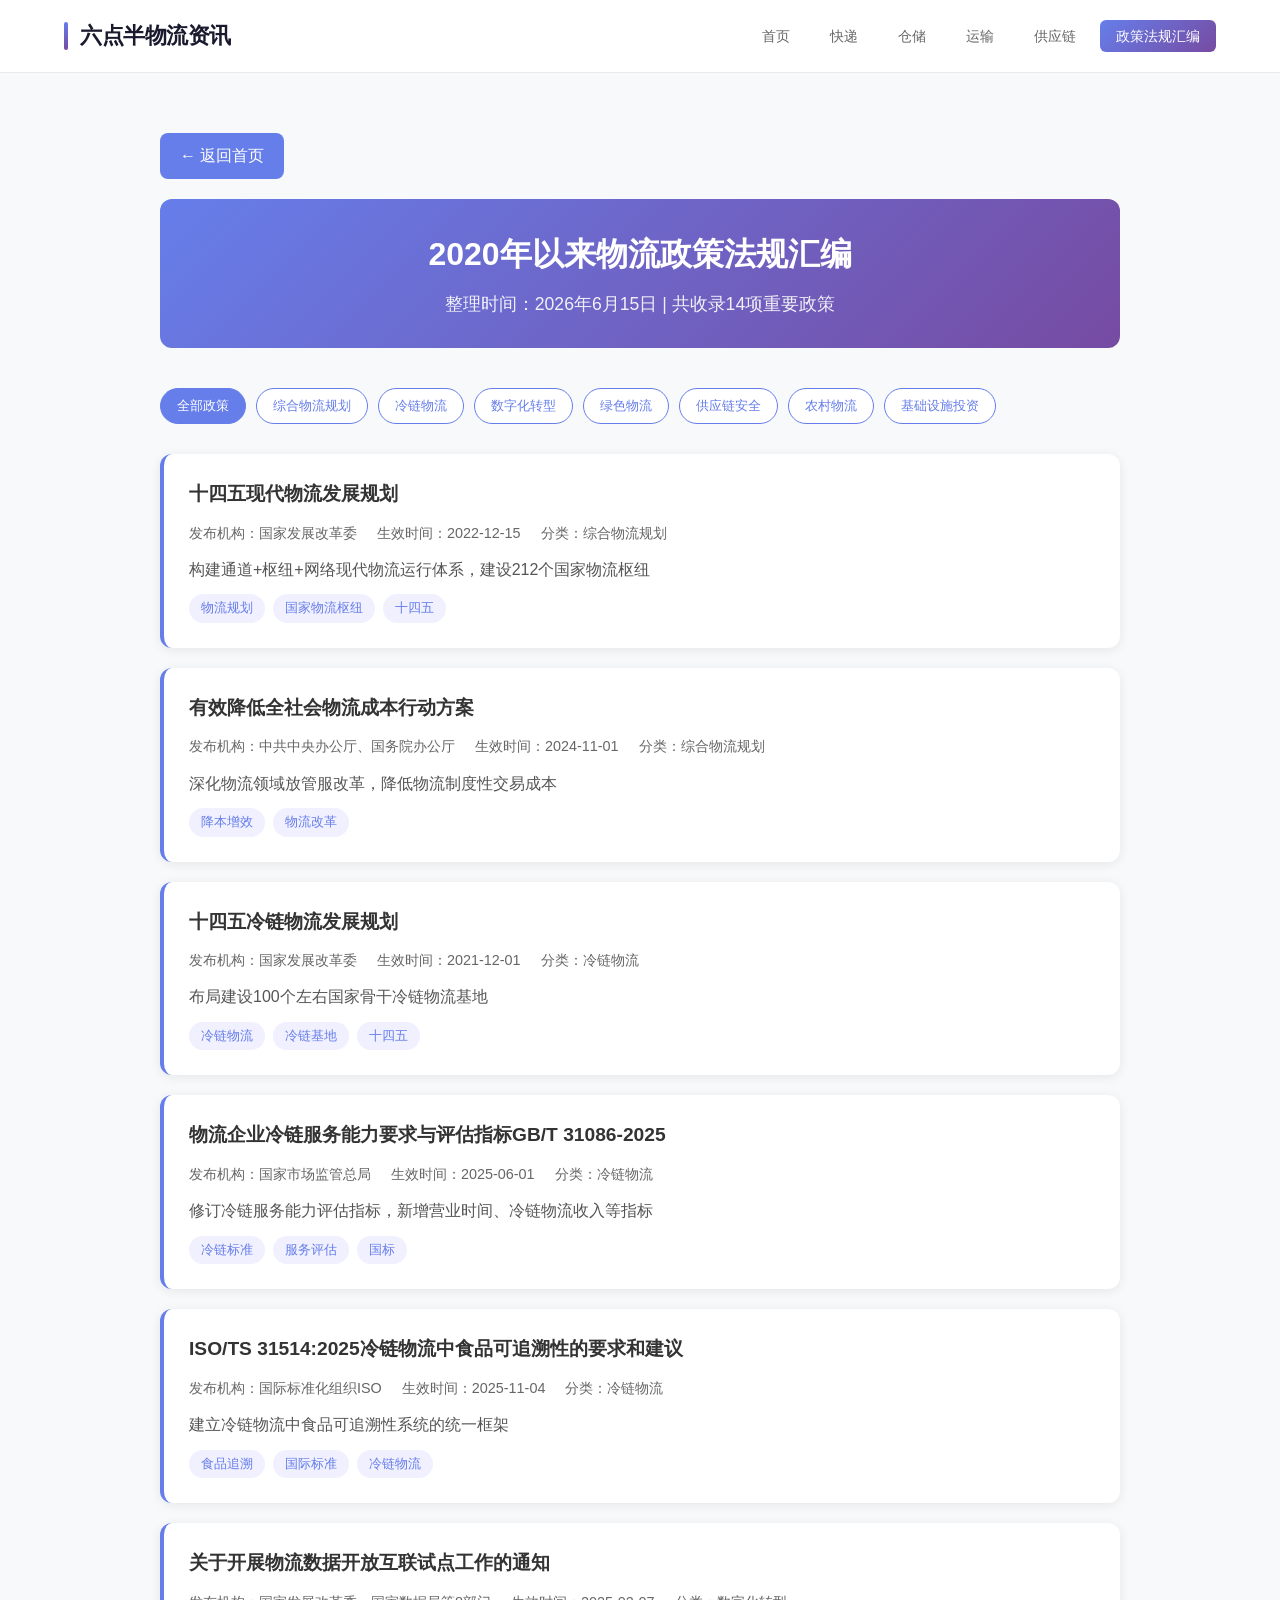
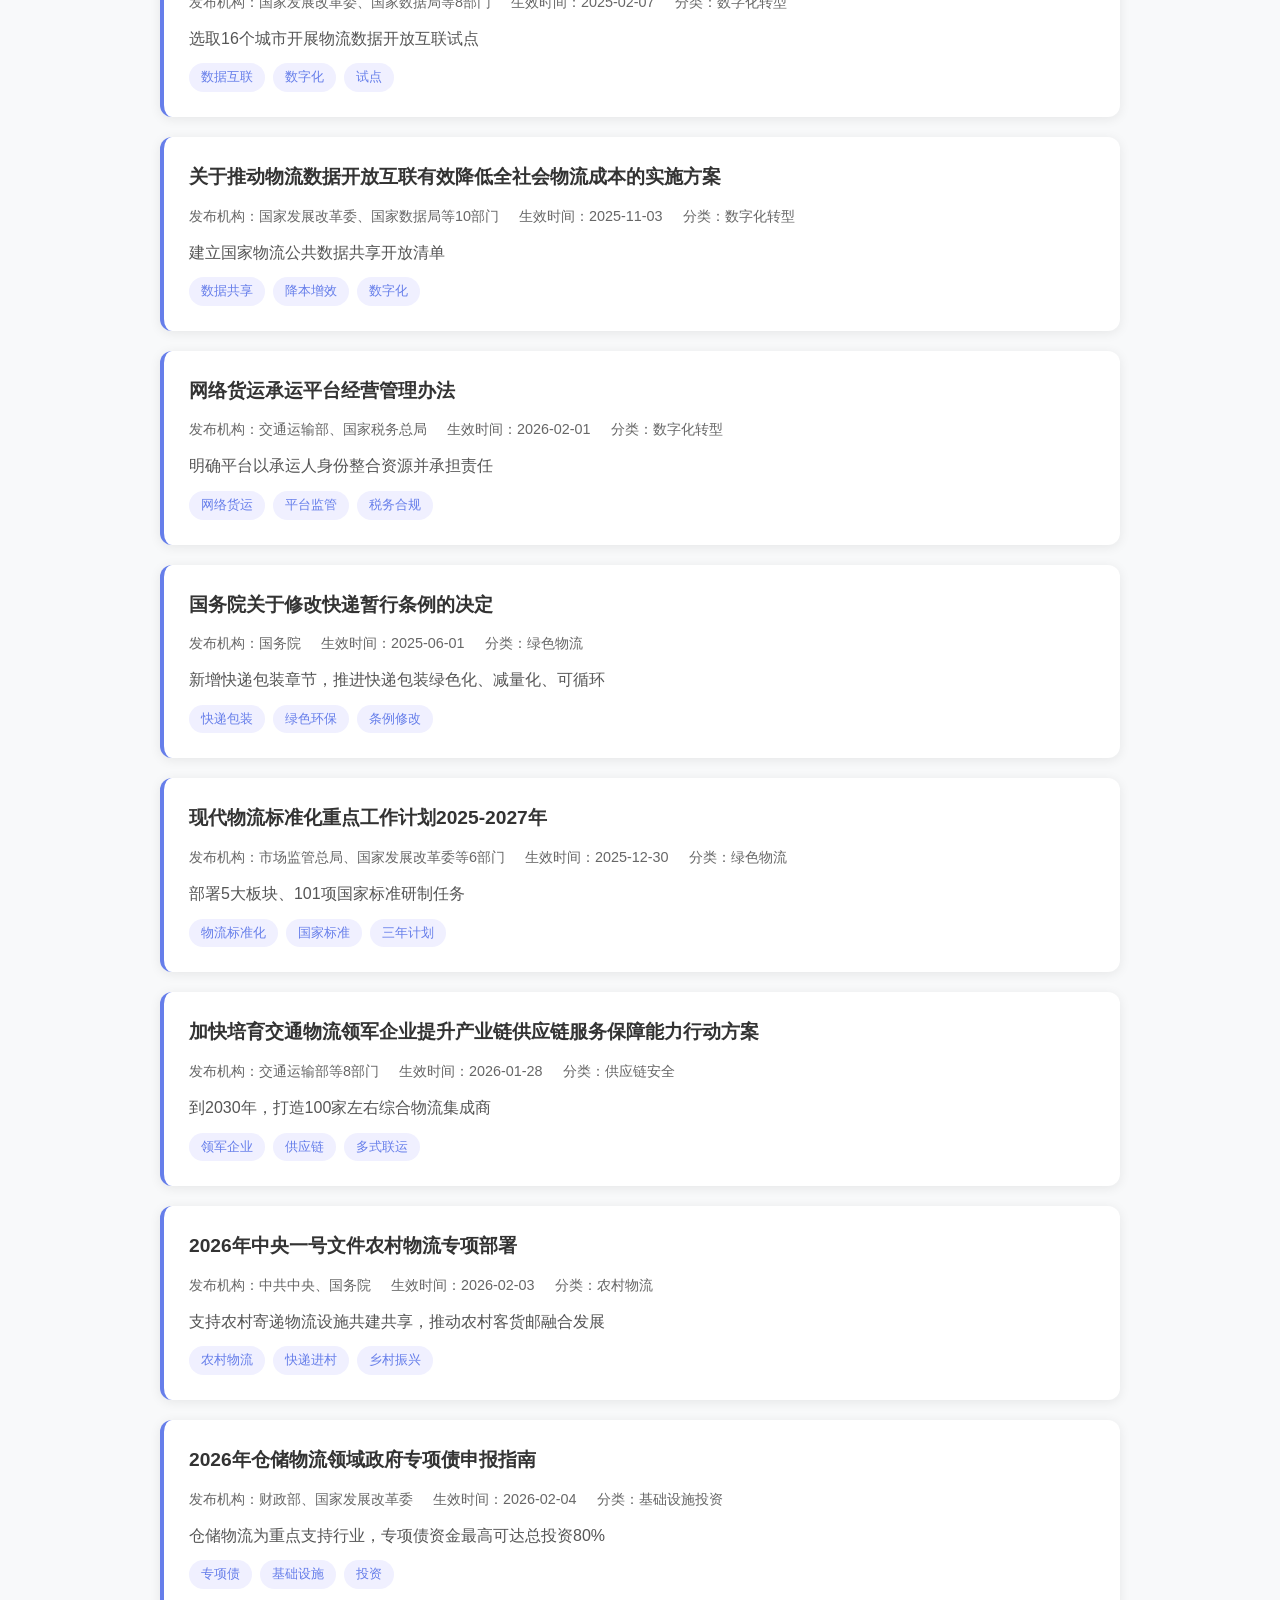
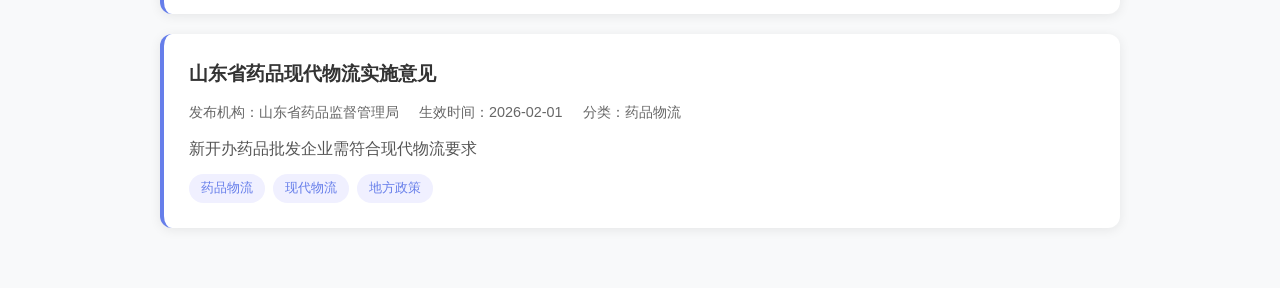
<file: policy.html>
<!DOCTYPE html>
<html lang="zh-CN">
<head>
    <meta charset="UTF-8">
    <meta name="viewport" content="width=device-width, initial-scale=1.0">
    <title>物流政策法规汇编 - 六点半物流资讯</title>
    <link rel="stylesheet" href="css/style.css">
    <style>
        .policy-container { max-width: 1000px; margin: 0 auto; padding: 20px; }
        .policy-header { text-align: center; margin-bottom: 40px; padding: 30px; background: linear-gradient(135deg, #667eea 0%, #764ba2 100%); border-radius: 12px; color: white; }
        .policy-header h1 { font-size: 2rem; margin-bottom: 10px; }
        .policy-header p { opacity: 0.9; font-size: 1.1rem; }
        .policy-filters { display: flex; gap: 10px; margin-bottom: 30px; flex-wrap: wrap; }
        .filter-btn { padding: 8px 16px; border: 1px solid #667eea; background: white; color: #667eea; border-radius: 20px; cursor: pointer; transition: all 0.3s; }
        .filter-btn:hover, .filter-btn.active { background: #667eea; color: white; }
        .policy-list { display: flex; flex-direction: column; gap: 20px; }
        .policy-card { background: white; border-radius: 12px; padding: 25px; box-shadow: 0 2px 12px rgba(0,0,0,0.08); cursor: pointer; transition: all 0.3s; border-left: 4px solid #667eea; }
        .policy-card:hover { transform: translateY(-3px); box-shadow: 0 8px 24px rgba(102,126,234,0.15); }
        .policy-card h3 { font-size: 1.2rem; color: #333; margin-bottom: 12px; }
        .policy-meta { display: flex; gap: 20px; margin-bottom: 12px; font-size: 0.9rem; color: #666; }
        .policy-summary { color: #555; line-height: 1.6; }
        .policy-tags { margin-top: 12px; display: flex; gap: 8px; flex-wrap: wrap; }
        .policy-tag { display: inline-block; padding: 4px 12px; background: #f0f0ff; color: #667eea; border-radius: 15px; font-size: 0.8rem; }
        .back-btn { display: inline-flex; align-items: center; gap: 8px; padding: 10px 20px; background: #667eea; color: white; text-decoration: none; border-radius: 8px; margin-bottom: 20px; transition: background 0.3s; }
        .back-btn:hover { background: #5a6fd6; }
    </style>
</head>
<body>
    <header class="header">
        <div class="container">
            <div class="logo"><h1><a href="index.html">六点半物流资讯</a></h1></div>
            <nav class="nav">
                <ul>
                    <li><a href="index.html">首页</a></li>
                    <li><a href="category.html?cat=快递">快递</a></li>
                    <li><a href="category.html?cat=仓储">仓储</a></li>
                    <li><a href="category.html?cat=运输">运输</a></li>
                    <li><a href="category.html?cat=供应链">供应链</a></li>
                    <li><a href="policy.html" class="active">政策法规汇编</a></li>
                </ul>
            </nav>
        </div>
    </header>

    <main class="main">
        <div class="container policy-container">
            <a href="index.html" class="back-btn">&larr; 返回首页</a>
            
            <div class="policy-header">
                <h1>2020年以来物流政策法规汇编</h1>
                <p>整理时间：2026年6月15日 | 共收录14项重要政策</p>
            </div>

            <div class="policy-filters">
                <button class="filter-btn active" onclick="filterPolicies('all')">全部政策</button>
                <button class="filter-btn" onclick="filterPolicies('综合物流规划')">综合物流规划</button>
                <button class="filter-btn" onclick="filterPolicies('冷链物流')">冷链物流</button>
                <button class="filter-btn" onclick="filterPolicies('数字化转型')">数字化转型</button>
                <button class="filter-btn" onclick="filterPolicies('绿色物流')">绿色物流</button>
                <button class="filter-btn" onclick="filterPolicies('供应链安全')">供应链安全</button>
                <button class="filter-btn" onclick="filterPolicies('农村物流')">农村物流</button>
                <button class="filter-btn" onclick="filterPolicies('基础设施投资')">基础设施投资</button>
            </div>

            <div class="policy-list" id="policyList"></div>
        </div>
    </main>

    <script>
    var allPolicies = [];
    allPolicies.push({id:'policy-001',title:'十四五现代物流发展规划',agency:'国家发展改革委',date:'2022-12-15',category:'综合物流规划',summary:'构建通道+枢纽+网络现代物流运行体系，建设212个国家物流枢纽',tags:['物流规划','国家物流枢纽','十四五']});
    allPolicies.push({id:'policy-002',title:'有效降低全社会物流成本行动方案',agency:'中共中央办公厅、国务院办公厅',date:'2024-11-01',category:'综合物流规划',summary:'深化物流领域放管服改革，降低物流制度性交易成本',tags:['降本增效','物流改革']});
    allPolicies.push({id:'policy-003',title:'十四五冷链物流发展规划',agency:'国家发展改革委',date:'2021-12-01',category:'冷链物流',summary:'布局建设100个左右国家骨干冷链物流基地',tags:['冷链物流','冷链基地','十四五']});
    allPolicies.push({id:'policy-004',title:'物流企业冷链服务能力要求与评估指标GB/T 31086-2025',agency:'国家市场监管总局',date:'2025-06-01',category:'冷链物流',summary:'修订冷链服务能力评估指标，新增营业时间、冷链物流收入等指标',tags:['冷链标准','服务评估','国标']});
    allPolicies.push({id:'policy-005',title:'ISO/TS 31514:2025冷链物流中食品可追溯性的要求和建议',agency:'国际标准化组织ISO',date:'2025-11-04',category:'冷链物流',summary:'建立冷链物流中食品可追溯性系统的统一框架',tags:['食品追溯','国际标准','冷链物流']});
    allPolicies.push({id:'policy-006',title:'关于开展物流数据开放互联试点工作的通知',agency:'国家发展改革委、国家数据局等8部门',date:'2025-02-07',category:'数字化转型',summary:'选取16个城市开展物流数据开放互联试点',tags:['数据互联','数字化','试点']});
    allPolicies.push({id:'policy-007',title:'关于推动物流数据开放互联有效降低全社会物流成本的实施方案',agency:'国家发展改革委、国家数据局等10部门',date:'2025-11-03',category:'数字化转型',summary:'建立国家物流公共数据共享开放清单',tags:['数据共享','降本增效','数字化']});
    allPolicies.push({id:'policy-008',title:'网络货运承运平台经营管理办法',agency:'交通运输部、国家税务总局',date:'2026-02-01',category:'数字化转型',summary:'明确平台以承运人身份整合资源并承担责任',tags:['网络货运','平台监管','税务合规']});
    allPolicies.push({id:'policy-009',title:'国务院关于修改快递暂行条例的决定',agency:'国务院',date:'2025-06-01',category:'绿色物流',summary:'新增快递包装章节，推进快递包装绿色化、减量化、可循环',tags:['快递包装','绿色环保','条例修改']});
    allPolicies.push({id:'policy-010',title:'现代物流标准化重点工作计划2025-2027年',agency:'市场监管总局、国家发展改革委等6部门',date:'2025-12-30',category:'绿色物流',summary:'部署5大板块、101项国家标准研制任务',tags:['物流标准化','国家标准','三年计划']});
    allPolicies.push({id:'policy-011',title:'加快培育交通物流领军企业提升产业链供应链服务保障能力行动方案',agency:'交通运输部等8部门',date:'2026-01-28',category:'供应链安全',summary:'到2030年，打造100家左右综合物流集成商',tags:['领军企业','供应链','多式联运']});
    allPolicies.push({id:'policy-012',title:'2026年中央一号文件农村物流专项部署',agency:'中共中央、国务院',date:'2026-02-03',category:'农村物流',summary:'支持农村寄递物流设施共建共享，推动农村客货邮融合发展',tags:['农村物流','快递进村','乡村振兴']});
    allPolicies.push({id:'policy-013',title:'2026年仓储物流领域政府专项债申报指南',agency:'财政部、国家发展改革委',date:'2026-02-04',category:'基础设施投资',summary:'仓储物流为重点支持行业，专项债资金最高可达总投资80%',tags:['专项债','基础设施','投资']});
    allPolicies.push({id:'policy-014',title:'山东省药品现代物流实施意见',agency:'山东省药品监督管理局',date:'2026-02-01',category:'药品物流',summary:'新开办药品批发企业需符合现代物流要求',tags:['药品物流','现代物流','地方政策']});

    function filterPolicies(category) {
        document.querySelectorAll('.filter-btn').forEach(function(btn) {
            btn.classList.remove('active');
        });
        event.target.classList.add('active');
        var filtered = category === 'all' ? allPolicies : allPolicies.filter(function(p) { return p.category === category; });
        renderPolicies(filtered);
    }

    function renderPolicies(list) {
        var container = document.getElementById('policyList');
        if (!list.length) {
            container.innerHTML = '<div style="text-align:center;padding:40px;color:#666">暂无相关政策</div>';
            return;
        }
        var html = '';
        for (var i = 0; i < list.length; i++) {
            var p = list[i];
            html += '<div class="policy-card" onclick="viewPolicy(\'' + p.id + '\')">';
            html += '<h3>' + p.title + '</h3>';
            html += '<div class="policy-meta"><span>发布机构：' + p.agency + '</span><span>生效时间：' + p.date + '</span><span>分类：' + p.category + '</span></div>';
            html += '<div class="policy-summary">' + p.summary + '</div>';
            html += '<div class="policy-tags">';
            for (var j = 0; j < p.tags.length; j++) {
                html += '<span class="policy-tag">' + p.tags[j] + '</span>';
            }
            html += '</div></div>';
        }
        container.innerHTML = html;
    }

    function viewPolicy(id) {
        window.location.href = 'policy-detail.html?id=' + id;
    }

    renderPolicies(allPolicies);
    </script>
</body>
</html>
</file>
<file: css/style.css>
/* 基础样式重置 */
* {
    margin: 0;
    padding: 0;
    box-sizing: border-box;
}

body {
    font-family: -apple-system, BlinkMacSystemFont, "Segoe UI", Roboto, "Helvetica Neue", Arial, "PingFang SC", "Microsoft YaHei", sans-serif;
    line-height: 1.6;
    color: #1a1a2e;
    background-color: #f8f9fa;
    -webkit-font-smoothing: antialiased;
}

.container {
    max-width: 1200px;
    margin: 0 auto;
    padding: 0 24px;
}

a {
    text-decoration: none;
    color: inherit;
    transition: color 0.2s;
}

ul {
    list-style: none;
}

/* 头部样式 - 简洁高级 */
.header {
    background: #fff;
    border-bottom: 1px solid #eaeaea;
    padding: 0;
    position: sticky;
    top: 0;
    z-index: 100;
}

.header .container {
    display: flex;
    justify-content: space-between;
    align-items: center;
    height: 72px;
}

.logo {
    display: flex;
    align-items: center;
    gap: 12px;
}

.logo h1 {
    font-size: 22px;
    font-weight: 700;
    color: #1a1a2e;
    letter-spacing: -0.5px;
}

.logo h1 a {
    color: inherit;
}

.logo::before {
    content: "";
    display: block;
    width: 4px;
    height: 28px;
    background: linear-gradient(180deg, #667eea, #764ba2);
    border-radius: 2px;
}

.tagline {
    font-size: 12px;
    color: #999;
    letter-spacing: 2px;
}

.nav ul {
    display: flex;
    gap: 8px;
}

.nav a {
    color: #666;
    font-weight: 500;
    font-size: 14px;
    padding: 8px 16px;
    border-radius: 6px;
    transition: all 0.2s;
}

.nav a:hover {
    color: #667eea;
    background: #f0f0ff;
}

.nav a.active {
    color: #fff;
    background: linear-gradient(135deg, #667eea, #764ba2);
}

.search-box {
    display: flex;
    gap: 8px;
}

.search-box input {
    padding: 10px 16px;
    border: 1px solid #e0e0e0;
    border-radius: 8px;
    width: 220px;
    font-size: 14px;
    transition: all 0.2s;
    background: #fafafa;
}

.search-box input:focus {
    outline: none;
    border-color: #667eea;
    background: #fff;
    box-shadow: 0 0 0 3px rgba(102, 126, 234, 0.1);
}

.search-box button {
    padding: 10px 20px;
    background: linear-gradient(135deg, #667eea, #764ba2);
    color: white;
    border: none;
    border-radius: 8px;
    cursor: pointer;
    font-weight: 500;
    font-size: 14px;
    transition: all 0.2s;
}

.search-box button:hover {
    transform: translateY(-1px);
    box-shadow: 0 4px 12px rgba(102, 126, 234, 0.4);
}

/* 主内容区 */
.main {
    padding: 40px 0;
}

/* 首页布局 */
.home-container {
    display: grid;
    grid-template-columns: 1fr 280px;
    gap: 32px;
}

.home-main {
    min-width: 0;
}

/* 新闻板块样式 */
section {
    margin-bottom: 40px;
}

section h2 {
    font-size: 20px;
    color: #1a1a2e;
    margin-bottom: 20px;
    padding-bottom: 12px;
    border-bottom: 2px solid #1a1a2e;
    font-weight: 600;
    letter-spacing: -0.3px;
}

/* 最新动态 */
.breaking-content {
    background: linear-gradient(135deg, #fff9e6, #fff3cd);
    padding: 16px 20px;
    border-radius: 12px;
    border-left: 4px solid #f59e0b;
    font-size: 14px;
}

.breaking-content strong {
    color: #f59e0b;
    margin-right: 8px;
}

.breaking-content a {
    color: #1a1a2e;
    font-weight: 500;
}

.breaking-content a:hover {
    color: #667eea;
}

/* 头条新闻网格 */
.featured-grid {
    display: grid;
    grid-template-columns: repeat(2, 1fr);
    gap: 20px;
}

.featured-item {
    background: #fff;
    border-radius: 16px;
    padding: 24px;
    box-shadow: 0 1px 3px rgba(0,0,0,0.04);
    border: 1px solid #f0f0f0;
    transition: all 0.3s;
}

.featured-item:hover {
    transform: translateY(-4px);
    box-shadow: 0 12px 32px rgba(0,0,0,0.08);
    border-color: #e0e0e0;
}

.featured-item .content {
    padding: 0;
}

.featured-item h3 {
    font-size: 18px;
    margin-bottom: 12px;
    color: #1a1a2e;
    line-height: 1.5;
    font-weight: 600;
}

.featured-item h3 a:hover {
    color: #667eea;
}

.featured-item .meta {
    font-size: 12px;
    color: #999;
    margin-bottom: 12px;
    display: flex;
    align-items: center;
    gap: 12px;
}

.featured-item .summary {
    font-size: 14px;
    color: #666;
    line-height: 1.6;
}

/* 新闻列表 */
.news-list {
    display: flex;
    flex-direction: column;
    gap: 16px;
}

.news-item {
    background: #fff;
    border-radius: 12px;
    padding: 20px 24px;
    box-shadow: 0 1px 3px rgba(0,0,0,0.04);
    border: 1px solid #f0f0f0;
    transition: all 0.3s;
}

.news-item:hover {
    transform: translateX(4px);
    box-shadow: 0 8px 24px rgba(0,0,0,0.06);
    border-color: #e0e0e0;
}

.news-item .content {
    padding: 0;
}

.news-item h3 {
    font-size: 16px;
    margin-bottom: 10px;
    color: #1a1a2e;
    font-weight: 600;
}

.news-item h3 a:hover {
    color: #667eea;
}

.news-item .meta {
    font-size: 12px;
    color: #999;
    margin-bottom: 10px;
    display: flex;
    align-items: center;
    gap: 12px;
}

.news-item .summary {
    font-size: 14px;
    color: #666;
    display: -webkit-box;
    -webkit-line-clamp: 2;
    -webkit-box-orient: vertical;
    overflow: hidden;
    line-height: 1.6;
}

/* 分类标签 */
.category-badge {
    display: inline-block;
    padding: 4px 12px;
    background: linear-gradient(135deg, #667eea, #764ba2);
    color: white;
    border-radius: 20px;
    font-size: 12px;
    font-weight: 500;
}

/* 分页 */
.pagination {
    display: flex;
    justify-content: center;
    align-items: center;
    gap: 6px;
    margin-top: 32px;
    padding: 16px;
    background: #fff;
    border-radius: 12px;
    box-shadow: 0 1px 3px rgba(0,0,0,0.04);
}

.pagination-btn {
    padding: 10px 16px;
    border: 1px solid #e8e8e8;
    background: #fff;
    border-radius: 8px;
    cursor: pointer;
    transition: all 0.2s;
    font-size: 14px;
    color: #555;
    font-weight: 500;
    min-width: 42px;
    text-align: center;
}

.pagination-btn:hover:not(.active) {
    border-color: #667eea;
    color: #667eea;
    background: #f8f9ff;
}

.pagination-btn.active {
    background: linear-gradient(135deg, #667eea, #764ba2);
    color: white;
    border-color: transparent;
    box-shadow: 0 2px 8px rgba(102, 126, 234, 0.3);
}

.pagination-ellipsis {
    padding: 0 4px;
    color: #999;
    font-size: 14px;
}

/* 侧边栏 */
.sidebar {
    display: flex;
    flex-direction: column;
    gap: 24px;
}

.sidebar-section {
    background: #fff;
    padding: 20px;
    border-radius: 12px;
    box-shadow: 0 1px 3px rgba(0,0,0,0.04);
    border: 1px solid #f0f0f0;
}

.sidebar-section h3 {
    font-size: 16px;
    color: #1a1a2e;
    margin-bottom: 16px;
    padding-bottom: 12px;
    border-bottom: 1px solid #f0f0f0;
    font-weight: 600;
}

.category-list li {
    margin-bottom: 8px;
}

.category-list a {
    display: block;
    padding: 10px 16px;
    background: #fafafa;
    border-radius: 8px;
    font-size: 14px;
    color: #666;
    transition: all 0.2s;
}

.category-list a:hover {
    background: linear-gradient(135deg, #667eea, #764ba2);
    color: white;
}

.tag-cloud {
    display: flex;
    flex-wrap: wrap;
    gap: 8px;
}

.tag {
    display: inline-block;
    padding: 6px 14px;
    background: #f5f5f5;
    color: #666;
    border-radius: 20px;
    font-size: 13px;
    transition: all 0.2s;
}

.tag:hover {
    background: linear-gradient(135deg, #667eea, #764ba2);
    color: white;
}

/* 文章详情页 */
.article-container {
    display: grid;
    grid-template-columns: 1fr 280px;
    gap: 32px;
}

.article-main {
    min-width: 0;
}

.back-to-list {
    display: inline-flex;
    align-items: center;
    gap: 8px;
    padding: 10px 20px;
    background: #fff;
    color: #666;
    border: 1px solid #e0e0e0;
    border-radius: 8px;
    font-size: 14px;
    text-decoration: none;
    transition: all 0.2s;
    margin-bottom: 20px;
}

.back-to-list:hover {
    color: #667eea;
    border-color: #667eea;
    background: #f8f9ff;
}

.back-to-list::before {
    content: "←";
    font-size: 14px;
}

.article-detail {
    background: #fff;
    padding: 40px;
    border-radius: 16px;
    box-shadow: 0 1px 3px rgba(0,0,0,0.04);
    border: 1px solid #f0f0f0;
}

.article-detail h1 {
    font-size: 28px;
    color: #1a1a2e;
    margin-bottom: 20px;
    line-height: 1.4;
    font-weight: 700;
    letter-spacing: -0.5px;
}

.article-meta {
    display: flex;
    gap: 20px;
    margin-bottom: 24px;
    padding-bottom: 20px;
    border-bottom: 1px solid #f0f0f0;
    font-size: 14px;
    color: #999;
}

.article-content {
    font-size: 16px;
    line-height: 1.8;
    color: #444;
}

.article-content p {
    margin-bottom: 20px;
}

.article-tags {
    margin-top: 32px;
    padding-top: 20px;
    border-top: 1px solid #f0f0f0;
}

.article-tags .tag {
    margin-right: 8px;
}

/* 相关文章 */
.related-list {
    display: flex;
    flex-direction: column;
    gap: 12px;
}

.related-item {
    padding: 14px;
    background: #fafafa;
    border-radius: 8px;
    transition: all 0.2s;
}

.related-item:hover {
    background: #f0f0ff;
}

.related-item h4 {
    font-size: 14px;
    margin-bottom: 6px;
    color: #1a1a2e;
    font-weight: 500;
    line-height: 1.5;
}

.related-item h4:hover {
    color: #667eea;
}

.related-item .meta {
    font-size: 12px;
    color: #999;
}

/* 分类页面 */
.category-header {
    background: #fff;
    padding: 32px;
    border-radius: 16px;
    margin-bottom: 24px;
    box-shadow: 0 1px 3px rgba(0,0,0,0.04);
    border: 1px solid #f0f0f0;
}

.category-header h2 {
    font-size: 28px;
    border: none;
    margin-bottom: 8px;
    padding-bottom: 0;
}

.category-meta {
    color: #999;
    font-size: 14px;
}

.category-news {
    background: #fff;
    padding: 24px;
    border-radius: 16px;
    box-shadow: 0 1px 3px rgba(0,0,0,0.04);
    border: 1px solid #f0f0f0;
}

/* 页脚 */
.footer {
    background: #1a1a2e;
    color: #fff;
    padding: 48px 0 24px;
    margin-top: 60px;
}

.footer-content {
    display: grid;
    grid-template-columns: repeat(3, 1fr);
    gap: 40px;
    margin-bottom: 40px;
}

.footer-section h4 {
    font-size: 16px;
    margin-bottom: 16px;
    font-weight: 600;
}

.footer-section p {
    opacity: 0.7;
    margin-bottom: 10px;
    font-size: 14px;
    line-height: 1.6;
}

.footer-section ul li {
    margin-bottom: 10px;
}

.footer-section a {
    opacity: 0.7;
    transition: opacity 0.2s;
    font-size: 14px;
}

.footer-section a:hover {
    opacity: 1;
}

.footer-bottom {
    text-align: center;
    padding-top: 24px;
    border-top: 1px solid rgba(255,255,255,0.1);
    opacity: 0.5;
    font-size: 13px;
}

/* 加载和错误状态 */
.loading,
.error {
    text-align: center;
    padding: 60px;
    font-size: 16px;
    color: #999;
}

.error {
    color: #e74c3c;
}

/* 返回顶部按钮 */
.back-to-top {
    position: fixed;
    bottom: 40px;
    right: 40px;
    width: 48px;
    height: 48px;
    background: linear-gradient(135deg, #667eea, #764ba2);
    color: white;
    border: none;
    border-radius: 50%;
    cursor: pointer;
    display: flex;
    align-items: center;
    justify-content: center;
    font-size: 20px;
    box-shadow: 0 4px 16px rgba(102, 126, 234, 0.4);
    transition: all 0.3s;
    opacity: 0;
    visibility: hidden;
    z-index: 1000;
}

.back-to-top:hover {
    transform: translateY(-4px);
    box-shadow: 0 8px 24px rgba(102, 126, 234, 0.5);
}

.back-to-top.visible {
    opacity: 1;
    visibility: visible;
}

.back-to-top::before {
    content: "↑";
    font-weight: bold;
}

/* 响应式设计 */
@media (max-width: 992px) {
    .main .container {
        grid-template-columns: 1fr;
    }
    
    .home-container {
        grid-template-columns: 1fr;
    }
    
    .article-container {
        grid-template-columns: 1fr;
    }
    
    .sidebar {
        order: 2;
    }
    
    .featured-grid {
        grid-template-columns: 1fr;
    }
}

@media (max-width: 768px) {
    .header .container {
        height: auto;
        padding: 16px 24px;
        flex-direction: column;
        gap: 16px;
    }
    
    .nav ul {
        flex-wrap: wrap;
        justify-content: center;
    }
    
    .search-box {
        width: 100%;
    }
    
    .search-box input {
        flex: 1;
    }
    
    .featured-item h3 {
        font-size: 16px;
    }
    
    .news-item h3 {
        font-size: 15px;
    }
    
    .footer-content {
        grid-template-columns: 1fr;
        gap: 24px;
    }
    
    .article-detail {
        padding: 24px;
    }
    
    .article-detail h1 {
        font-size: 22px;
    }
    
    .article-meta {
        flex-direction: column;
        gap: 10px;
    }
    
    .article-container {
        display: flex;
        flex-direction: column;
    }
    
    .article-main {
        order: 1;
    }
    
    .article-container .sidebar {
        order: 2;
    }
}
</file>
